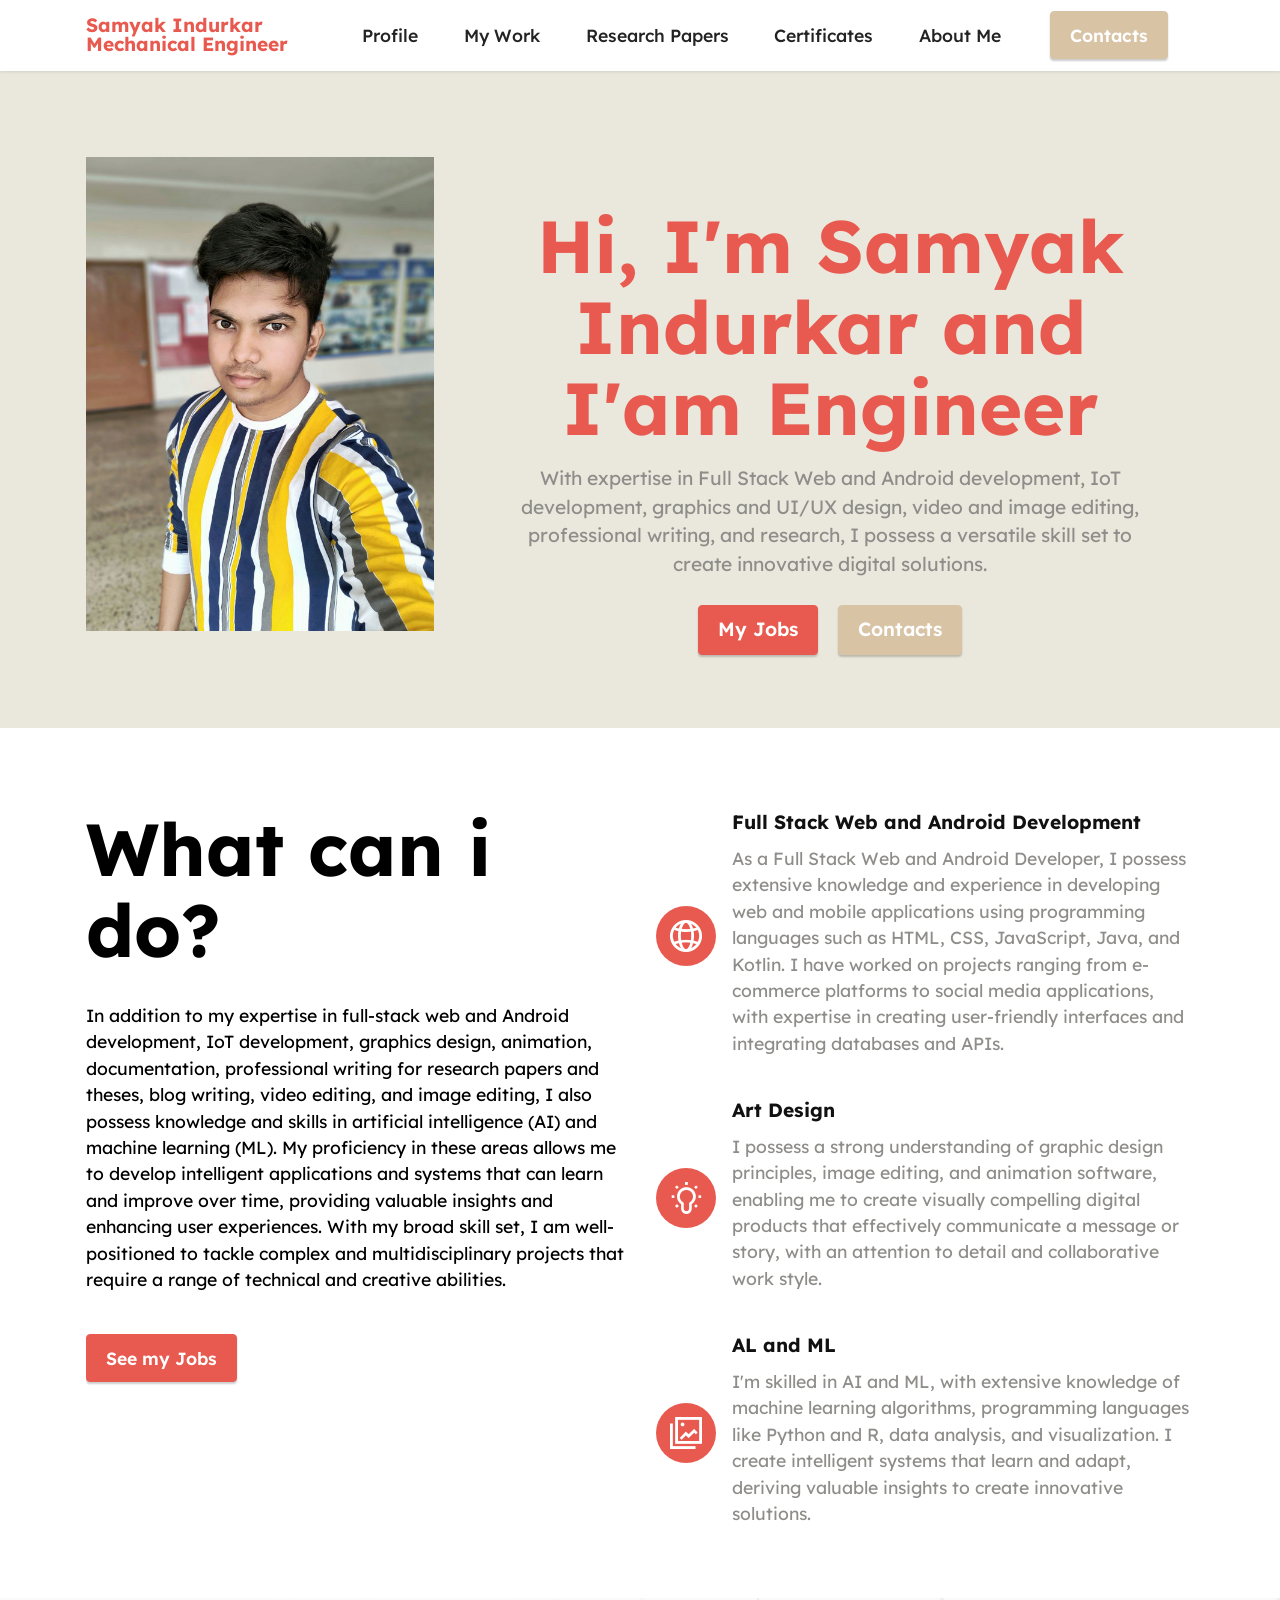
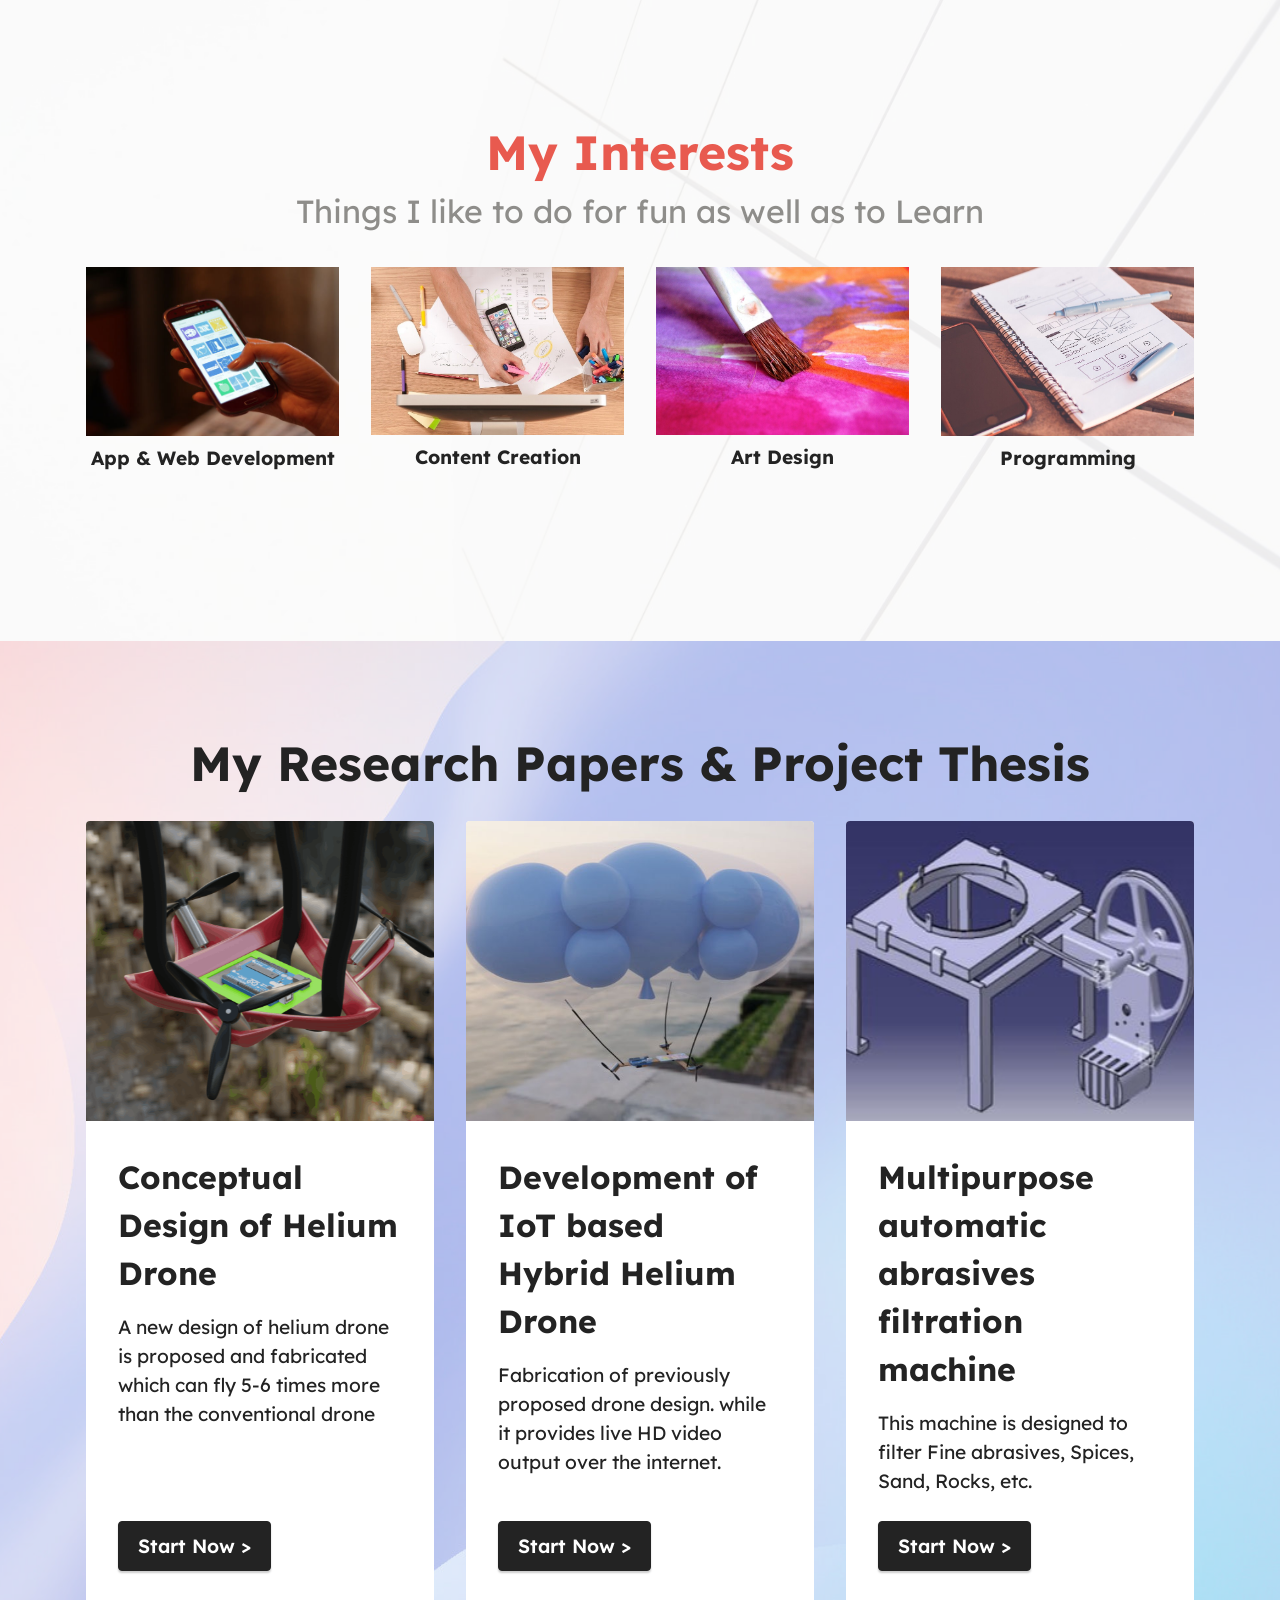
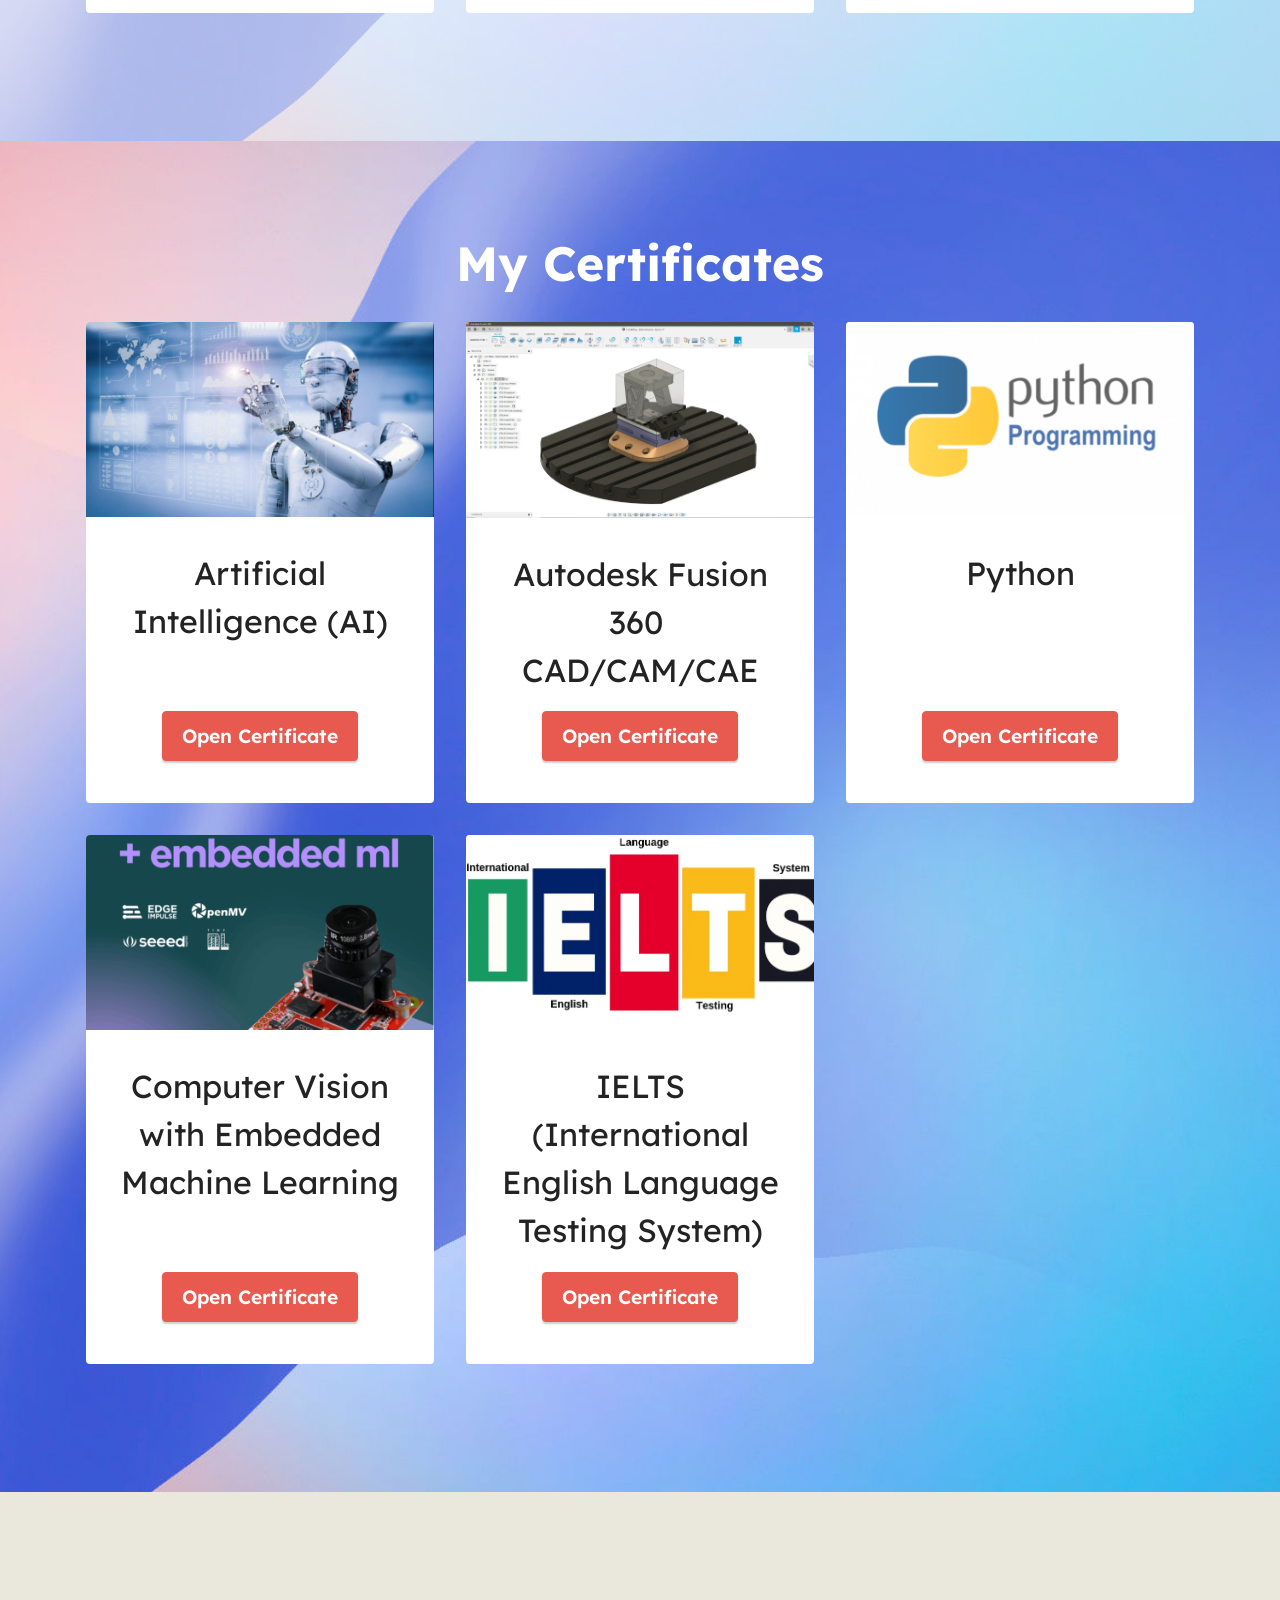
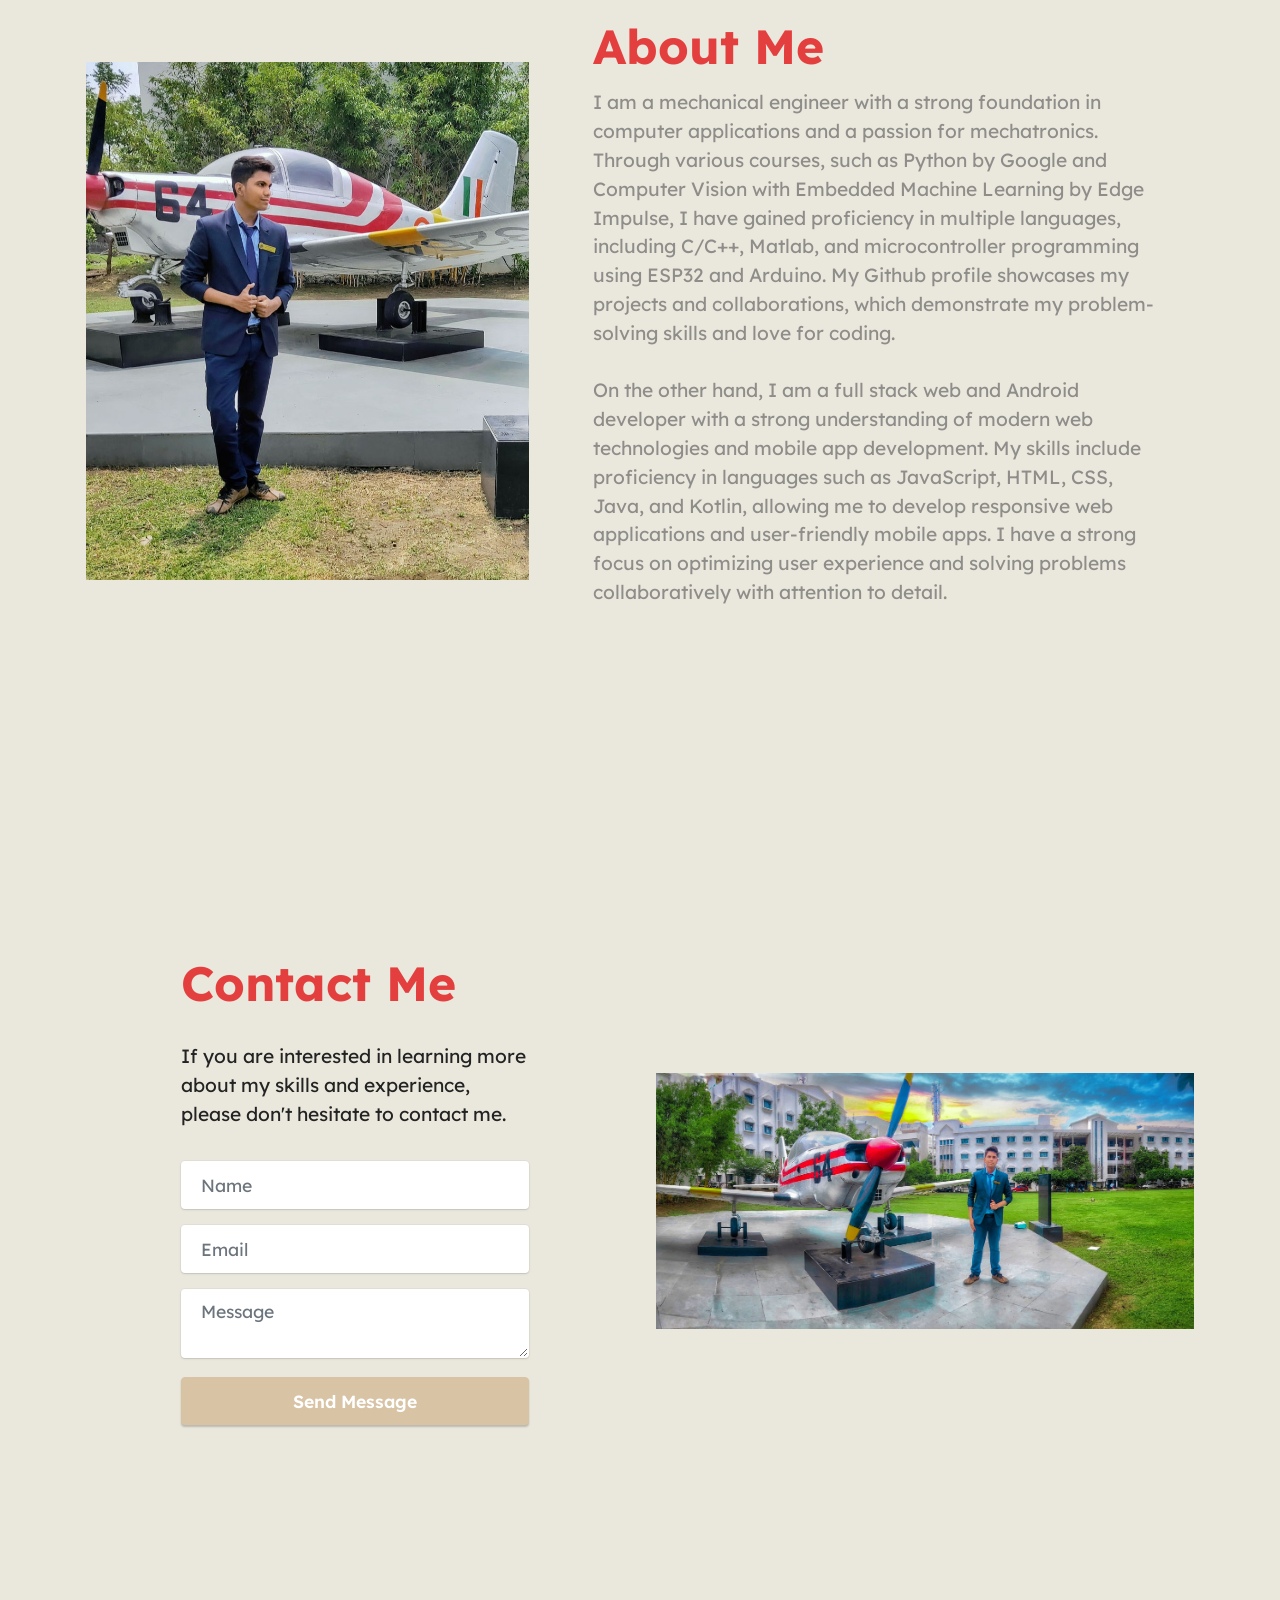
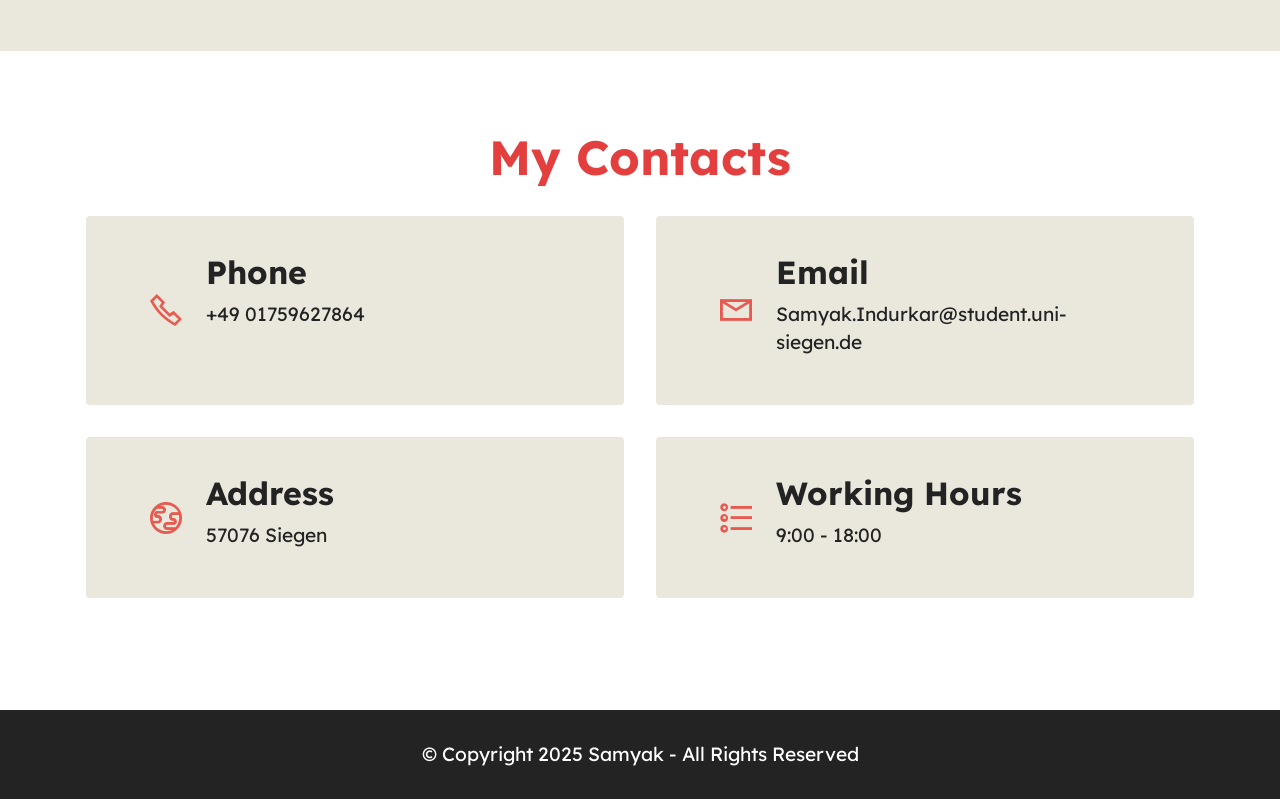
<file: index.html>
<!DOCTYPE html>
<html  >
<head>
  <!-- Site made with Mobirise Website Builder v5.9.6, https://mobirise.com -->
  <meta charset="UTF-8">
  <meta http-equiv="X-UA-Compatible" content="IE=edge">
  <meta name="generator" content="Mobirise v5.9.6, mobirise.com">
  <meta name="viewport" content="width=device-width, initial-scale=1, minimum-scale=1">
  <link rel="shortcut icon" href="assets/images/logo-of-a-minimalist-yarn-removebg-preview-128x128.png" type="image/x-icon">
  <meta name="description" content="Welcome to my portfolio website! I am Samyak Indurkar, a mechanical engineer and full-stack developer with a passion for innovation and problem-solving. On this website, you can explore my diverse skill set and check out some of the exciting projects I have worked on. From mechatronics to web and mobile app development, I bring a unique perspective and skill set to every project I undertake.

You can learn more about my educational and professional background, as well as my practical experience in fields such as fabrication and computer maintenance. Through my work in the engineering field and my continued pursuit of education, I am always looking for new ways to apply my skills and contribute to the community.

So take a look around, explore my projects, and feel free to reach out to me with any questions or opportunities for collaboration. Thank you for visiting my portfolio website!">
  
  
  <title>Breaking Boundaries: The Intersection of Engineering and Coding in Samyak Indurkar's Portfolio</title>
  <link rel="stylesheet" href="assets/web/assets/mobirise-icons2/mobirise2.css">
  <link rel="stylesheet" href="assets/bootstrap/css/bootstrap.min.css">
  <link rel="stylesheet" href="assets/bootstrap/css/bootstrap-grid.min.css">
  <link rel="stylesheet" href="assets/bootstrap/css/bootstrap-reboot.min.css">
  <link rel="stylesheet" href="assets/parallax/jarallax.css">
  <link rel="stylesheet" href="assets/dropdown/css/style.css">
  <link rel="stylesheet" href="assets/socicon/css/styles.css">
  <link rel="stylesheet" href="assets/theme/css/style.css">
  <link rel="preload" href="https://fonts.googleapis.com/css?family=Lexend:100,200,300,400,500,600,700,800,900&display=swap" as="style" onload="this.onload=null;this.rel='stylesheet'">
  <noscript><link rel="stylesheet" href="https://fonts.googleapis.com/css?family=Lexend:100,200,300,400,500,600,700,800,900&display=swap"></noscript>
  <link rel="preload" as="style" href="assets/mobirise/css/mbr-additional.css"><link rel="stylesheet" href="assets/mobirise/css/mbr-additional.css" type="text/css">

  
  
  
</head>
<body>
  
  <section data-bs-version="5.1" class="menu menu2 cid-sFF0ciwnEL" once="menu" id="menu2-0">
    
    <nav class="navbar navbar-dropdown navbar-fixed-top navbar-expand-lg">
        <div class="container">
            <div class="navbar-brand">
                
                <span class="navbar-caption-wrap"><a class="navbar-caption text-primary display-7" href="https://github.com/Samyak404/MyBio" target="_blank">Samyak Indurkar<br>Mechanical Engineer</a></span>
            </div>
            <button class="navbar-toggler" type="button" data-toggle="collapse" data-bs-toggle="collapse" data-target="#navbarSupportedContent" data-bs-target="#navbarSupportedContent" aria-controls="navbarNavAltMarkup" aria-expanded="false" aria-label="Toggle navigation">
                <div class="hamburger">
                    <span></span>
                    <span></span>
                    <span></span>
                    <span></span>
                </div>
            </button>
            <div class="collapse navbar-collapse" id="navbarSupportedContent">
                <ul class="navbar-nav nav-dropdown" data-app-modern-menu="true"><li class="nav-item"><a class="nav-link link text-black text-primary display-4" href="#top">Profile</a></li><li class="nav-item"><a class="nav-link link text-black text-primary display-4" href="index.html#gallery5-3">My Work</a></li>
                    <li class="nav-item"><a class="nav-link link text-black text-primary display-4" href="index.html#features4-5">Research Papers</a></li><li class="nav-item"><a class="nav-link link text-black text-primary display-4" href="index.html#gallery2-4">Certificates</a></li><li class="nav-item"><a class="nav-link link text-black text-primary display-4" href="index.html#image1-b">About Me</a></li></ul>
                
                <div class="navbar-buttons mbr-section-btn"><a class="btn btn-secondary display-4" href="index.html#form4-6">
                        Contacts</a></div>
            </div>
        </div>
    </nav>
</section>

<section data-bs-version="5.1" class="header11 cid-sFF0SGinka" id="header11-1">

    

    

    <div class="container">
        <div class="row justify-content-center">
            <div class="col-12 col-md-4 image-wrapper">
                <img class="w-100" src="assets/images/img-20201221-145106-01-1-579x790.jpg" alt="Mobirise Website Builder">
            </div>
            <div class="col-12 col-md">
                <div class="text-wrapper text-center">
                    <h1 class="mbr-section-title mbr-fonts-style mb-3 display-1">
                        <strong>
</strong><div><strong><br></strong></div><div><strong>Hi, I'm Samyak Indurkar and I'am Engineer</strong></div></h1>
                    <p class="mbr-text mbr-fonts-style display-7">With expertise in Full Stack Web and Android development, IoT development, graphics and UI/UX design, video and image editing, professional writing, and research, I possess a versatile skill set to create innovative digital solutions.</p>
                    <div class="mbr-section-btn mt-3"><a class="btn btn-primary display-7" href="index.html#gallery5-3">My Jobs</a> <a class="btn btn-secondary display-7" href="index.html#form4-6">Contacts</a></div>
                </div>
            </div>
        </div>
    </div>
</section>

<section data-bs-version="5.1" class="features12 cid-sFF3eJNZDT" id="features13-2">

    
    
    <div class="container">
        <div class="row justify-content-center">
            <div class="col-12 col-lg-6">
                <div class="card-wrapper">
                    <div class="card-box align-left">
                        <h4 class="card-title mbr-fonts-style mb-4 display-1"><strong>What can i do?</strong></h4>
                        <p class="mbr-text mbr-fonts-style mb-4 display-4">
                            In addition to my expertise in full-stack web and Android development, IoT development, graphics design, animation, documentation, professional writing for research papers and theses, blog writing, video editing, and image editing, I also possess knowledge and skills in artificial intelligence (AI) and machine learning (ML). My proficiency in these areas allows me to develop intelligent applications and systems that can learn and improve over time, providing valuable insights and enhancing user experiences. With my broad skill set, I am well-positioned to tackle complex and multidisciplinary projects that require a range of technical and creative abilities.</p>
                        <div class="mbr-section-btn"><a class="btn btn-primary display-4">See my Jobs</a></div>
                    </div>
                </div>
            </div>
            <div class="col-12 col-lg-6">
                <div class="item mbr-flex">
                    <div class="icon-box">
                        <span class="mbr-iconfont mobi-mbri-globe-2 mobi-mbri"></span>
                    </div>
                    <div class="text-box">
                        <h4 class="icon-title mbr-black mbr-fonts-style display-7">
                            <strong>Full Stack Web and Android&nbsp;</strong><span style="font-size: 19.2px;"><strong>Development</strong></span></h4>
                        <h5 class="icon-text mbr-black mbr-fonts-style display-4">As a Full Stack Web and Android Developer, I possess extensive knowledge and experience in developing web and mobile applications using programming languages such as HTML, CSS, JavaScript, Java, and Kotlin. I have worked on projects ranging from e-commerce platforms to social media applications, with expertise in creating user-friendly interfaces and integrating databases and APIs.</h5>
                    </div>
                </div>
                <div class="item mbr-flex">
                    <div class="icon-box">
                        <span class="mbr-iconfont mobi-mbri-idea mobi-mbri"></span>
                    </div>
                    <div class="text-box">
                        <h4 class="icon-title mbr-black mbr-fonts-style display-7">
                            <strong>Art Design</strong></h4>
                        <h5 class="icon-text mbr-black mbr-fonts-style display-4">I possess a strong understanding of graphic design principles, image editing, and animation software, enabling me to create visually compelling digital products that effectively communicate a message or story, with an attention to detail and collaborative work style.</h5>
                    </div>
                </div>
                <div class="item mbr-flex">
                    <div class="icon-box">
                        <span class="mbr-iconfont mobi-mbri-photo mobi-mbri"></span>
                    </div>
                    <div class="text-box">
                        <h4 class="icon-title mbr-black mbr-fonts-style display-7"><strong>AL and ML</strong></h4>
                        <h5 class="icon-text mbr-black mbr-fonts-style display-4">I'm skilled in AI and ML, with extensive knowledge of machine learning algorithms, programming languages like Python and R, data analysis, and visualization. I create intelligent systems that learn and adapt, deriving valuable insights to create innovative solutions.</h5>
                    </div>
                </div>
            </div>
        </div>
    </div>
</section>

<section data-bs-version="5.1" class="gallery5 mbr-gallery cid-sFF3kfZheU" id="gallery5-3">
    

    <div class="mbr-overlay" style="opacity: 0.8; background-color: rgb(250, 250, 250);">
    </div>

    <div class="container">
        <div class="mbr-section-head">
            <h3 class="mbr-section-title mbr-fonts-style align-center m-0 display-2"><strong>My Interests</strong></h3>
            <h4 class="mbr-section-subtitle mbr-fonts-style align-center mb-0 mt-2 display-5">Things I like to do for fun as well as to Learn</h4>
        </div>
        <div class="row mbr-gallery mt-4">
            
            
            <div class="col-12 col-md-6 col-lg-3 item gallery-image active">
                <div class="item-wrapper" data-toggle="modal" data-bs-toggle="modal" data-target="#tSQtxQTFNX-modal" data-bs-target="#tSQtxQTFNX-modal">
                    <img class="w-100" src="assets/images/mbr-596x397.jpg" alt="Mobirise Website Builder" data-slide-to="0" data-bs-slide-to="0" data-target="#lb-tSQtxQTFNX" data-bs-target="#lb-tSQtxQTFNX">
                    <div class="icon-wrapper">
                        <span class="mobi-mbri mobi-mbri-search mbr-iconfont mbr-iconfont-btn"></span>
                    </div>
                </div>
                <h6 class="mbr-item-subtitle mbr-fonts-style align-center mb-2 mt-2 display-7"><strong>App &amp; Web Development</strong></h6>
            </div><div class="col-12 col-md-6 col-lg-3 item gallery-image">
                <div class="item-wrapper" data-toggle="modal" data-bs-toggle="modal" data-target="#tSQtxQTFNX-modal" data-bs-target="#tSQtxQTFNX-modal">
                    <img class="w-100" src="assets/images/mbr-4.jpg" alt="Mobirise Website Builder" data-slide-to="1" data-bs-slide-to="1" data-target="#lb-tSQtxQTFNX" data-bs-target="#lb-tSQtxQTFNX">
                    <div class="icon-wrapper">
                        <span class="mobi-mbri mobi-mbri-search mbr-iconfont mbr-iconfont-btn"></span>
                    </div>
                </div>
                <h6 class="mbr-item-subtitle mbr-fonts-style align-center mb-2 mt-2 display-7"><strong>Content Creation</strong></h6>
            </div>
            <div class="col-12 col-md-6 col-lg-3 item gallery-image">
                <div class="item-wrapper" data-toggle="modal" data-bs-toggle="modal" data-target="#tSQtxQTFNX-modal" data-bs-target="#tSQtxQTFNX-modal">
                    <img class="w-100" src="assets/images/mbr-6.jpg" alt="Mobirise Website Builder" data-slide-to="2" data-bs-slide-to="2" data-target="#lb-tSQtxQTFNX" data-bs-target="#lb-tSQtxQTFNX">
                    <div class="icon-wrapper">
                        <span class="mobi-mbri mobi-mbri-search mbr-iconfont mbr-iconfont-btn"></span>
                    </div>
                </div>
                <h6 class="mbr-item-subtitle mbr-fonts-style align-center mb-2 mt-2 display-7"><strong>Art Design</strong></h6>
            </div><div class="col-12 col-md-6 col-lg-3 item gallery-image">
                <div class="item-wrapper" data-toggle="modal" data-bs-toggle="modal" data-target="#tSQtxQTFNX-modal" data-bs-target="#tSQtxQTFNX-modal">
                    <img class="w-100" src="assets/images/mbr-3.jpg" alt="Mobirise Website Builder" data-slide-to="3" data-bs-slide-to="3" data-target="#lb-tSQtxQTFNX" data-bs-target="#lb-tSQtxQTFNX">
                    <div class="icon-wrapper">
                        <span class="mobi-mbri mobi-mbri-search mbr-iconfont mbr-iconfont-btn"></span>
                    </div>
                </div>
                <h6 class="mbr-item-subtitle mbr-fonts-style align-center mb-2 mt-2 display-7"><strong>Programming</strong></h6>
            </div>
        </div>

        <div class="modal mbr-slider" tabindex="-1" role="dialog" aria-hidden="true" id="tSQtxQTFNX-modal">
            <div class="modal-dialog" role="document">
                <div class="modal-content">
                    <div class="modal-body">
                        <div class="carousel slide" id="lb-tSQtxQTFNX" data-interval="5000" data-bs-interval="5000">
                            <div class="carousel-inner">
                                
                                
                                <div class="carousel-item active">
                                    <img class="d-block w-100" src="assets/images/mbr-596x397.jpg" alt="Mobirise Website Builder">
                                </div><div class="carousel-item">
                                    <img class="d-block w-100" src="assets/images/mbr-4.jpg" alt="Mobirise Website Builder">
                                </div>
                                <div class="carousel-item">
                                    <img class="d-block w-100" src="assets/images/mbr-6.jpg" alt="Mobirise Website Builder">
                                </div><div class="carousel-item">
                                    <img class="d-block w-100" src="assets/images/mbr-3.jpg" alt="Mobirise Website Builder">
                                </div>
                            </div>
                            <ol class="carousel-indicators">
                                <li data-slide-to="0" data-bs-slide-to="0" class="active" data-target="#lb-tSQtxQTFNX" data-bs-target="#lb-tSQtxQTFNX"></li>
                                <li data-slide-to="1" data-bs-slide-to="1" data-target="#lb-tSQtxQTFNX" data-bs-target="#lb-tSQtxQTFNX"></li>
                                <li data-slide-to="2" data-bs-slide-to="2" data-target="#lb-tSQtxQTFNX" data-bs-target="#lb-tSQtxQTFNX"></li>
                                <li data-slide-to="3" data-bs-slide-to="3" data-target="#lb-tSQtxQTFNX" data-bs-target="#lb-tSQtxQTFNX"></li>
                            </ol>
                            <a role="button" href="" class="close" data-dismiss="modal" data-bs-dismiss="modal" aria-label="Close">
                            </a>
                            <a class="carousel-control-prev carousel-control" role="button" data-slide="prev" data-bs-slide="prev" href="#lb-tSQtxQTFNX">
                                <span class="mobi-mbri mobi-mbri-arrow-prev" aria-hidden="true"></span>
                                <span class="sr-only visually-hidden">Previous</span>
                            </a>
                            <a class="carousel-control-next carousel-control" role="button" data-slide="next" data-bs-slide="next" href="#lb-tSQtxQTFNX">
                                <span class="mobi-mbri mobi-mbri-arrow-next" aria-hidden="true"></span>
                                <span class="sr-only visually-hidden">Next</span>
                            </a>
                        </div>
                    </div>
                </div>
            </div>
        </div>
    </div>
</section>

<section data-bs-version="5.1" class="features4 cid-tCJPVPnEXf" id="features4-5">
    
    <div class="mbr-overlay"></div>
    <div class="container">
        <div class="mbr-section-head">
            <h4 class="mbr-section-title mbr-fonts-style align-center mb-0 display-2">
                <strong>My Research Papers &amp; Project Thesis</strong></h4>
            
        </div>
        <div class="row mt-4">
            <div class="item features-image сol-12 col-md-6 col-lg-4">
                <div class="item-wrapper">
                    <div class="item-img">
                        <img src="assets/images/7-815x458.png" alt="Mobirise Website Builder" title="">
                    </div>
                    <div class="item-content">
                        <h5 class="item-title mbr-fonts-style display-5"><strong>Conceptual Design of Helium Drone</strong></h5>
                        
                        <p class="mbr-text mbr-fonts-style mt-3 display-7">A new design of helium drone is proposed and fabricated which can fly 5-6 times more than the conventional drone</p>
                    </div>
                    <div class="mbr-section-btn item-footer mt-2"><a href="https://www.irjmets.com/uploadedfiles/paper/issue_5_may_2022/24741/final/fin_irjmets1654146119.pdf" class="btn item-btn btn-black display-7" target="_blank">Start Now
                            &gt;</a></div>
                </div>
            </div>
            <div class="item features-image сol-12 col-md-6 col-lg-4">
                <div class="item-wrapper">
                    <div class="item-img">
                        <img src="assets/images/7-815x458.jpeg" alt="Mobirise Website Builder" title="">
                    </div>
                    <div class="item-content">
                        <h5 class="item-title mbr-fonts-style display-5"><strong>Development of IoT based Hybrid Helium Drone</strong></h5>
                        
                        <p class="mbr-text mbr-fonts-style mt-3 display-7">Fabrication of previously proposed drone design.&nbsp;while it provides live HD video output over the internet.</p>
                    </div>
                    <div class="mbr-section-btn item-footer mt-2"><a href="https://www.ijfmr.com/research-paper.php?id=1601" class="btn item-btn btn-black display-7" target="_blank">Start Now
                            &gt;</a></div>
                </div>
            </div>
            <div class="item features-image сol-12 col-md-6 col-lg-4">
                <div class="item-wrapper">
                    <div class="item-img">
                        <img src="assets/images/picture2-451x248.jpeg" alt="Mobirise Website Builder" title="">
                    </div>
                    <div class="item-content">
                        <h5 class="item-title mbr-fonts-style display-5"><strong>Multipurpose automatic abrasives filtration machine</strong></h5>
                        
                        <p class="mbr-text mbr-fonts-style mt-3 display-7">This machine is designed to filter Fine abrasives, Spices, Sand, Rocks, etc.<br></p>
                    </div>
                    <div class="mbr-section-btn item-footer mt-2"><a class="btn item-btn btn-black display-7">Start Now
                            &gt;</a></div>
                </div>
            </div>

        </div>
    </div>
</section>

<section data-bs-version="5.1" class="gallery2 cid-tCJEzLdZCN" id="gallery2-4">
    
    
    <div class="container">
        <div class="mbr-section-head">
            <h4 class="mbr-section-title mbr-fonts-style align-center mb-0 display-2"><strong>My Certificates</strong></h4>
            
        </div>
        <div class="row mt-4">
            <div class="item features-image сol-12 col-md-6 col-lg-4 active">
                <div class="item-wrapper">
                    <div class="item-img">
                        <img src="assets/images/the-amazing-ways-artificial-intelligence-ai-can-now-detect-dangers-at-work-815x543.jpeg" alt="Mobirise Website Builder" data-slide-to="0" data-bs-slide-to="0">
                    </div>
                    <div class="item-content">
                        <h5 class="item-title mbr-fonts-style display-5">Artificial Intelligence (AI)</h5>
                        
                        
                    </div>
                    <div class="mbr-section-btn item-footer mt-2"><a href="https://www.coursera.org/account/accomplishments/verify/92ALD6KT6ZTK" class="btn btn-primary item-btn display-7" target="_blank">Open Certificate</a></div>
                </div>
            </div>
            
            <div class="item features-image сol-12 col-md-6 col-lg-4">
                <div class="item-wrapper">
                    <div class="item-img">
                        <img src="assets/images/setup-image-1536x833.png-1.webp" alt="Mobirise Website Builder" data-slide-to="1" data-bs-slide-to="1">
                    </div>
                    <div class="item-content">
                        <h5 class="item-title mbr-fonts-style display-5">Autodesk Fusion 360&nbsp; CAD/CAM/CAE</h5>
                        
                        
                    </div>
                    <div class="mbr-section-btn item-footer mt-2"><a href="https://www.coursera.org/account/accomplishments/verify/JV56XYBWQQKQ" class="btn btn-primary item-btn display-7" target="_blank">Open Certificate</a></div>
                </div>
            </div><div class="item features-image сol-12 col-md-6 col-lg-4">
                <div class="item-wrapper">
                    <div class="item-img">
                        <img src="assets/images/d1326ca6cca8038cd115a061b4e2b3bc-815x417.png" alt="Mobirise Website Builder" data-slide-to="2" data-bs-slide-to="2">
                    </div>
                    <div class="item-content">
                        <h5 class="item-title mbr-fonts-style display-5">Python</h5>
                        
                        
                    </div>
                    <div class="mbr-section-btn item-footer mt-2"><a href="https://www.coursera.org/account/accomplishments/verify/KBP2KDNTLUR5" class="btn btn-primary item-btn display-7" target="_blank">Open Certificate</a></div>
                </div>
            </div><div class="item features-image сol-12 col-md-6 col-lg-4">
                <div class="item-wrapper">
                    <div class="item-img">
                        <img src="assets/images/02070ae0f7e5-815x489.png" alt="Mobirise Website Builder" title="" data-slide-to="3" data-bs-slide-to="3">
                    </div>
                    <div class="item-content">
                        <h5 class="item-title mbr-fonts-style display-5">Computer Vision with Embedded Machine Learning</h5>
                        
                        
                    </div>
                    <div class="mbr-section-btn item-footer mt-2"><a href="https://www.coursera.org/account/accomplishments/verify/PDV36PPEUZS2" class="btn btn-primary item-btn display-7" target="_blank">Open Certificate</a></div>
                </div>
            </div><div class="item features-image сol-12 col-md-6 col-lg-4">
                <div class="item-wrapper">
                    <div class="item-img">
                        <img src="assets/images/content-mechanics-of-the-ielts-exam.webp" alt="Mobirise Website Builder" title="" data-slide-to="4" data-bs-slide-to="4">
                    </div>
                    <div class="item-content">
                        <h5 class="item-title mbr-fonts-style display-5">IELTS<br>(International English Language Testing System)</h5>
                        
                        
                    </div>
                    <div class="mbr-section-btn item-footer mt-2"><a href="assets/files/IELTS-TRF.pdf" class="btn btn-primary item-btn display-7" target="_blank">Open Certificate</a></div>
                </div>
            </div>
            
        </div>
    </div>
</section>

<section data-bs-version="5.1" class="image1 cid-sFF75ZhH2d" id="image1-b">
    

    

    <div class="container">
        <div class="row align-items-center">
            <div class="col-12 col-lg-5">
                <div class="image-wrapper">
                    <img src="assets/images/img-20210124-122326-1256x1675.jpeg" alt="Mobirise Website Builder">
                    
                </div>
            </div>
            <div class="col-12 col-lg">
                <div class="text-wrapper">
                    <h3 class="mbr-section-title mbr-fonts-style mb-3 display-2">
                        <strong>About Me</strong></h3>
                    <p class="mbr-text mbr-fonts-style display-7">I am a mechanical engineer with a strong foundation in computer applications and a passion for mechatronics. Through various courses, such as Python by Google and Computer Vision with Embedded Machine Learning by Edge Impulse, I have gained proficiency in multiple languages, including C/C++, Matlab, and microcontroller programming using ESP32 and Arduino. My Github profile showcases my projects and collaborations, which demonstrate my problem-solving skills and love for coding.
<br>
<br>On the other hand, I am a full stack web and Android developer with a strong understanding of modern web technologies and mobile app development. My skills include proficiency in languages such as JavaScript, HTML, CSS, Java, and Kotlin, allowing me to develop responsive web applications and user-friendly mobile apps. I have a strong focus on optimizing user experience and solving problems collaboratively with attention to detail.</p>
                </div>
            </div>
        </div>
    </div>
</section>

<section data-bs-version="5.1" class="form4 cid-sFF3qL4anb mbr-fullscreen" id="form4-6">

    

    

    <div class="container">
        <div class="row content-wrapper justify-content-center">
            <div class="col-lg-4 offset-lg-1 mbr-form" data-form-type="formoid">
<!--Formbuilder Form-->
<form action="https://mobirise.eu/" method="POST" class="mbr-form form-with-styler" data-form-title="Form Name"><input type="hidden" name="email" data-form-email="true" value="P2thmRKbMqlvpit+/DdYcpGIxXTqQCACHGyR4j69rJtkvGehcqws7q2E2jF3zBJaFmLaTmVJOdLGFE0gSohuiaS3rqFH3LeO4upZJmXWQ9UMQs6TKJjEkKR2bka3bhdL">
<div class="row">
<div hidden="hidden" data-form-alert="" class="alert alert-success col-12">Thanks for filling out the form!</div>
<div hidden="hidden" data-form-alert-danger="" class="alert alert-danger col-12">Oops...! some problem!</div>
</div>
<div class="dragArea row">
<div class="col-lg-12 col-md-12 col-sm-12">
<h1 class="mbr-section-title mb-4 display-2"><strong>Contact Me</strong></h1>
</div>
<div class="col-lg-12 col-md-12 col-sm-12">
<p class="mbr-text mbr-fonts-style mb-4 display-7"> If you are interested in learning more about my skills and experience, please don't hesitate to contact me.</p>
</div>
<div data-for="name" class="col-lg-12 col-md col-12 form-group mb-3">
<input type="text" name="name" placeholder="Name" data-form-field="name" class="form-control display-7" value="" id="name-form4-6">
</div>
<div data-for="email" class="col-lg-12 col-md col-12 form-group mb-3">
<input type="email" name="email" placeholder="Email" data-form-field="email" class="form-control display-7" value="" id="email-form4-6">
</div>
<div class="col-lg-12 col-md-12 col-sm-12 form-group" data-for="textarea">
<textarea name="textarea" placeholder="Message" data-form-field="textarea" class="form-control display-7" id="textarea-form4-6"></textarea>
</div>
<div class="col-12 col-md-auto mbr-section-btn"><button type="submit" class="btn btn-secondary display-4">Send Message</button></div>
</div>
</form><!--Formbuilder Form-->
</div>
            <div class="col-lg-6 offset-lg-1 col-12">
                <div class="image-wrapper">
                    <img class="w-100" src="assets/images/lrm-export-292193693388480-20191015-012300458-1-1256x597.jpg" alt="Mobirise Website Builder">
                </div>
            </div>
        </div>
    </div>
</section>

<section data-bs-version="5.1" class="contacts2 cid-sFF3B84VW8" id="contacts2-8">
    <!---->
    
    
    <div class="container">
        <div class="mbr-section-head">
            <h3 class="mbr-section-title mbr-fonts-style align-center mb-0 display-2">
                <strong>My Contacts</strong>
            </h3>
            
        </div>
        <div class="row justify-content-center mt-4">
            <div class="card col-12 col-md-6">
                <div class="card-wrapper">
                    <div class="image-wrapper">
                        <span class="mbr-iconfont mobi-mbri-phone mobi-mbri"></span>
                    </div>
                    <div class="text-wrapper">
                        <h6 class="card-title mbr-fonts-style mb-1 display-5">
                            <strong>Phone</strong>
                        </h6>
                        <p class="mbr-text mbr-fonts-style display-7">+49 01759627864</p>
                    </div>
                </div>
            </div>
            <div class="card col-12 col-md-6">
                <div class="card-wrapper">
                    <div class="image-wrapper">
                        <span class="mbr-iconfont mobi-mbri-letter mobi-mbri"></span>
                    </div>
                    <div class="text-wrapper">
                        <h6 class="card-title mbr-fonts-style mb-1 display-5">
                            <strong>Email</strong>
                        </h6>
                        <p class="mbr-text mbr-fonts-style display-7">Samyak.Indurkar@student.uni-siegen.de</p>
                    </div>
                </div>
            </div>
            <div class="card col-12 col-md-6">
                <div class="card-wrapper">
                    <div class="image-wrapper">
                        <span class="mbr-iconfont mobi-mbri-globe mobi-mbri"></span>
                    </div>
                    <div class="text-wrapper">
                        <h6 class="card-title mbr-fonts-style mb-1 display-5">
                            <strong>Address</strong>
                        </h6>
                        <p class="mbr-text mbr-fonts-style display-7">
                            57076 Siegen</p>
                    </div>
                </div>
            </div>
            <div class="card col-12 col-md-6">
                <div class="card-wrapper">
                    <div class="image-wrapper">
                        <span class="mbr-iconfont mobi-mbri-bulleted-list mobi-mbri"></span>
                    </div>
                    <div class="text-wrapper">
                        <h6 class="card-title mbr-fonts-style mb-1 display-5">
                            <strong>Working Hours</strong>
                        </h6>
                        <p class="mbr-text mbr-fonts-style display-7">
                            9:00 - 18:00
                        </p>
                    </div>
                </div>
            </div>
        </div>
    </div>
</section>

<section data-bs-version="5.1" class="footer7 cid-sFF3CYc3p7" once="footers" id="footer7-9">

    

    

    <div class="container">
        <div class="media-container-row align-center mbr-white">
            <div class="col-12">
                <p class="mbr-text mb-0 mbr-fonts-style display-7">
                    © Copyright 2025 Samyak - All Rights Reserved
                </p>
            </div>
        </div>
    </div>
  
</body>
</html>
</file>
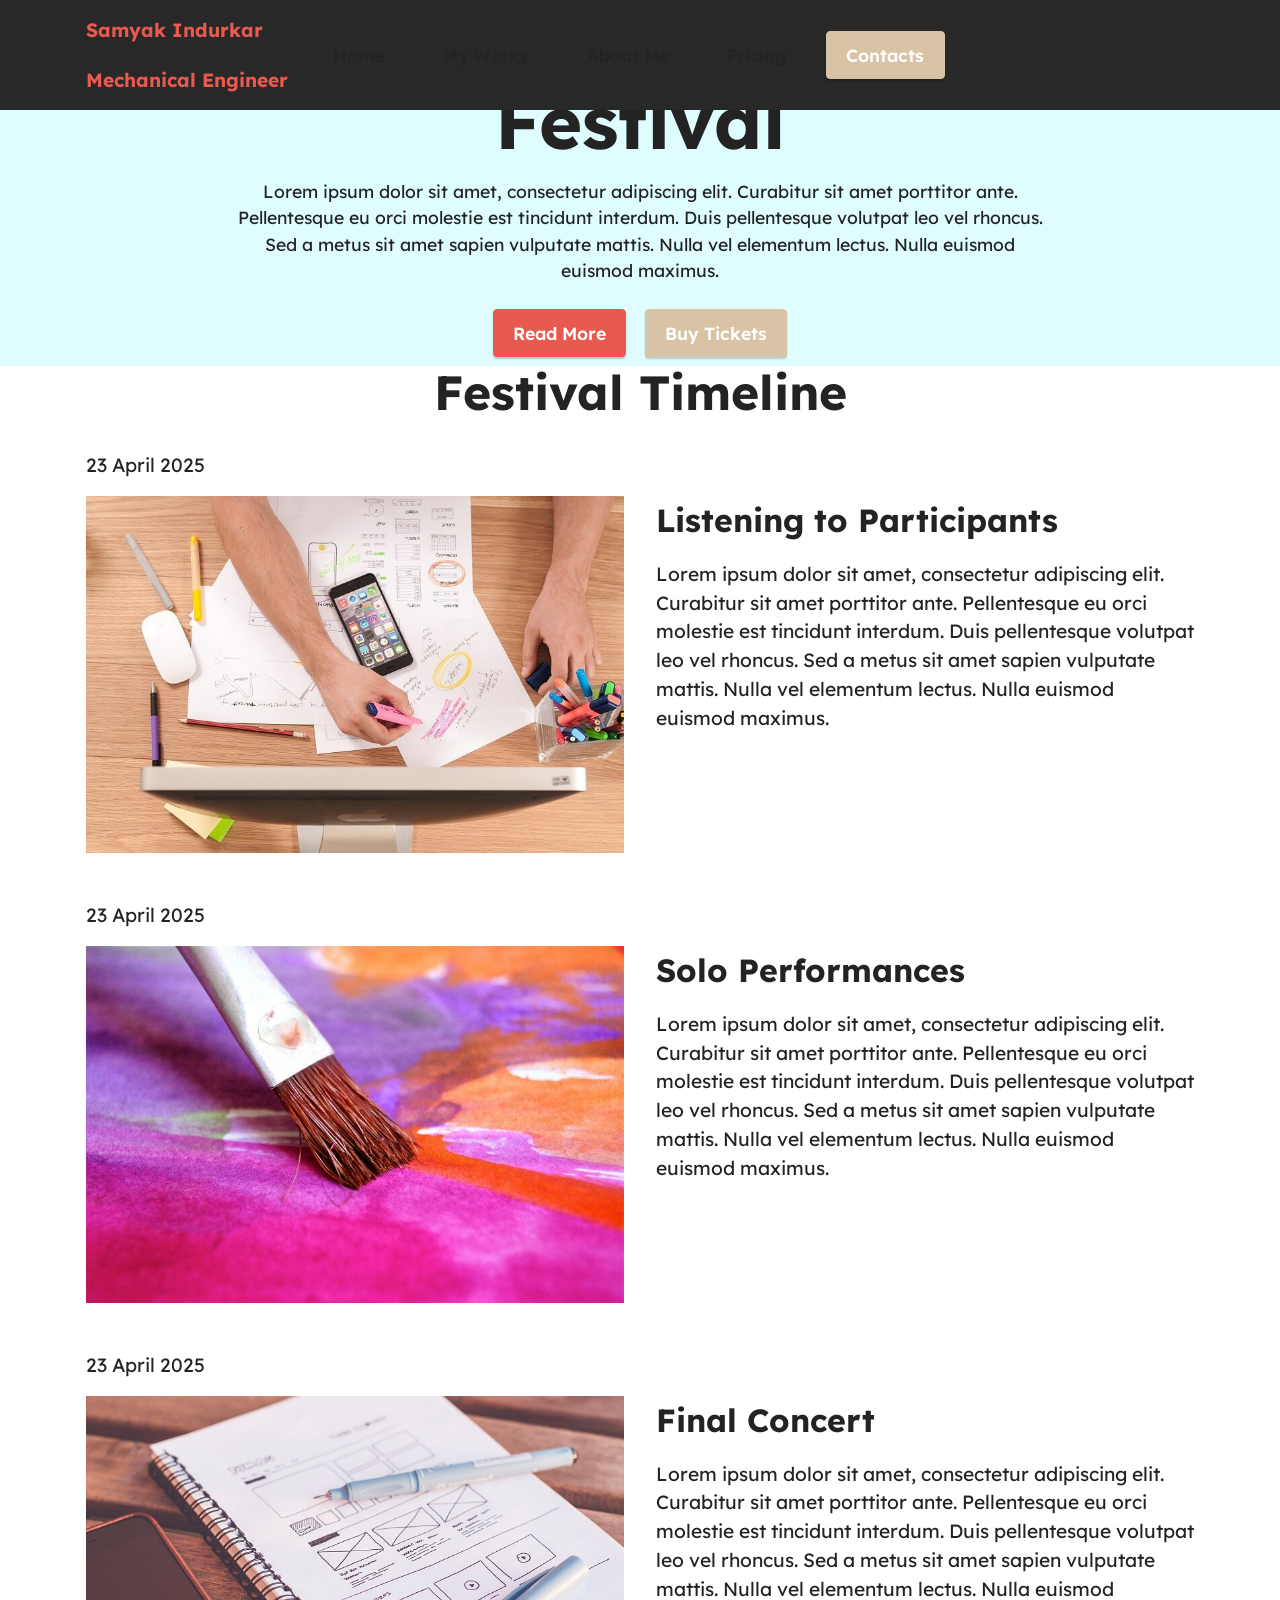
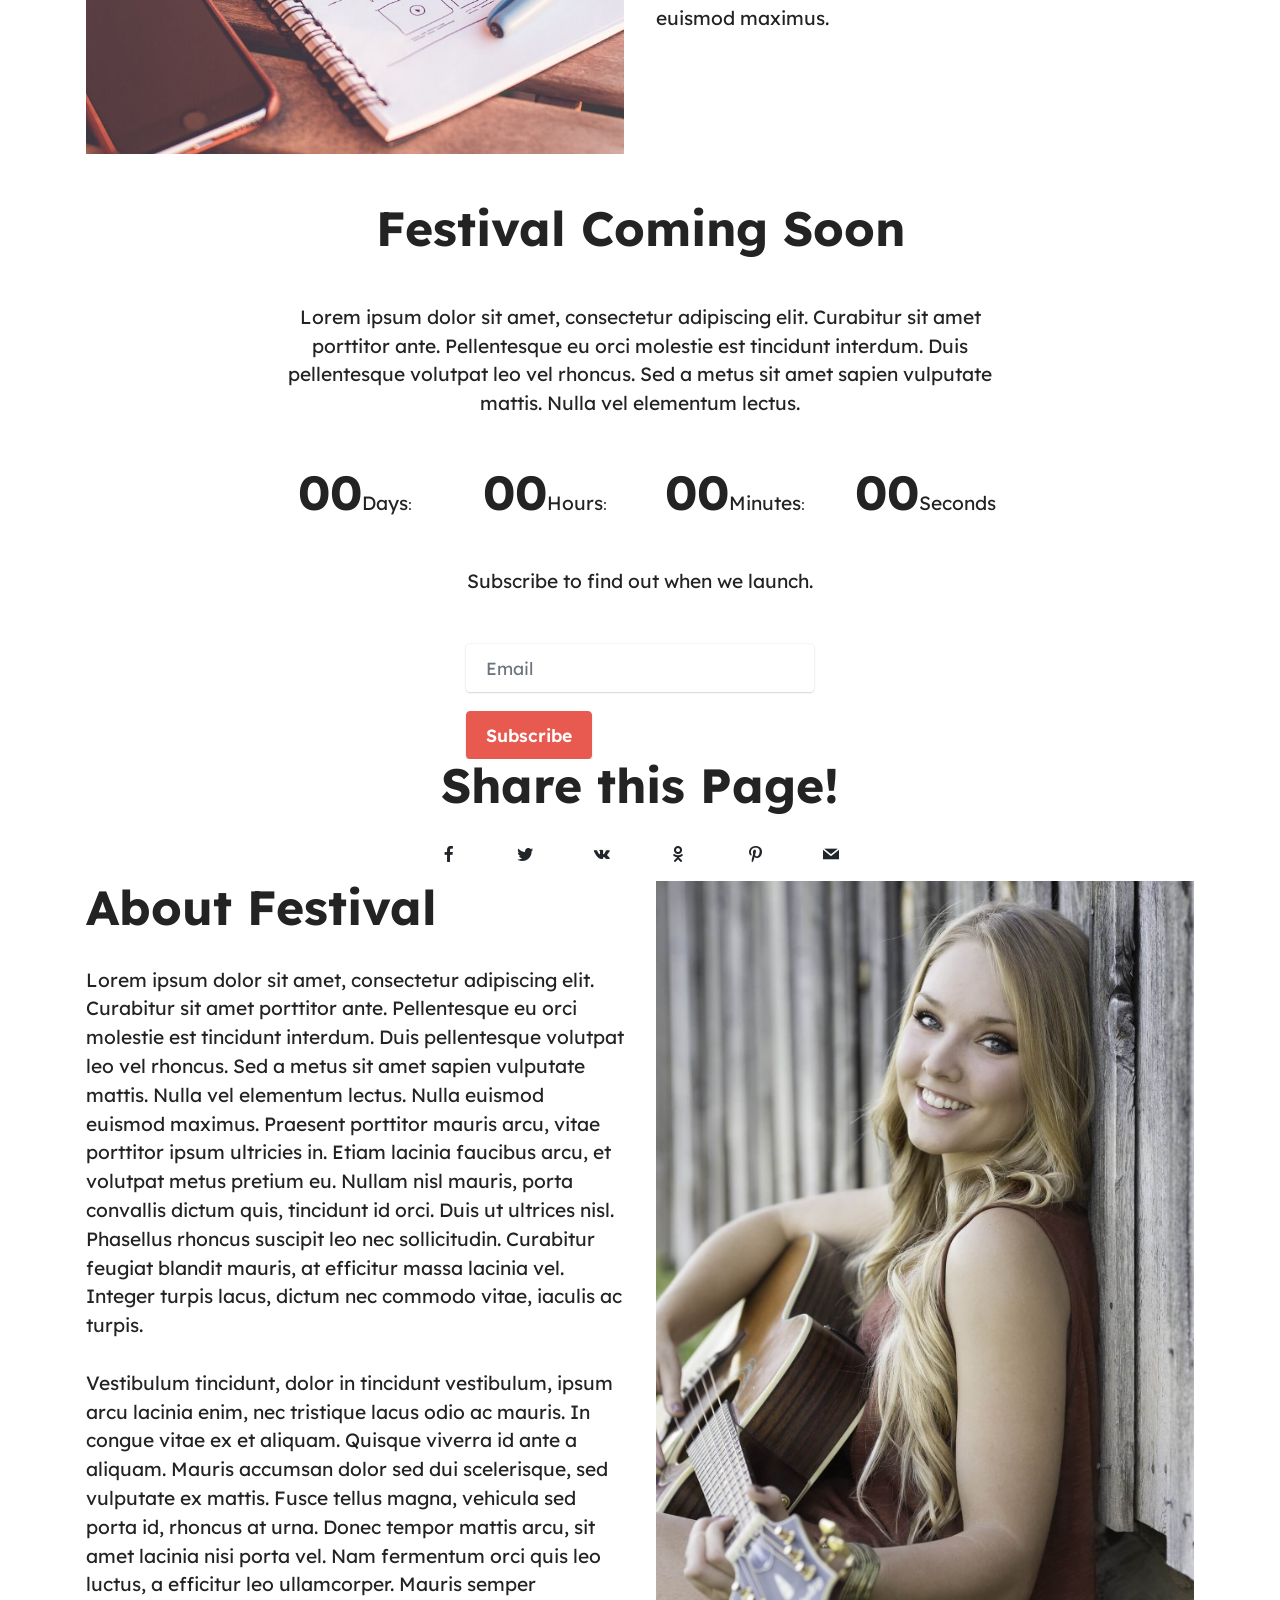
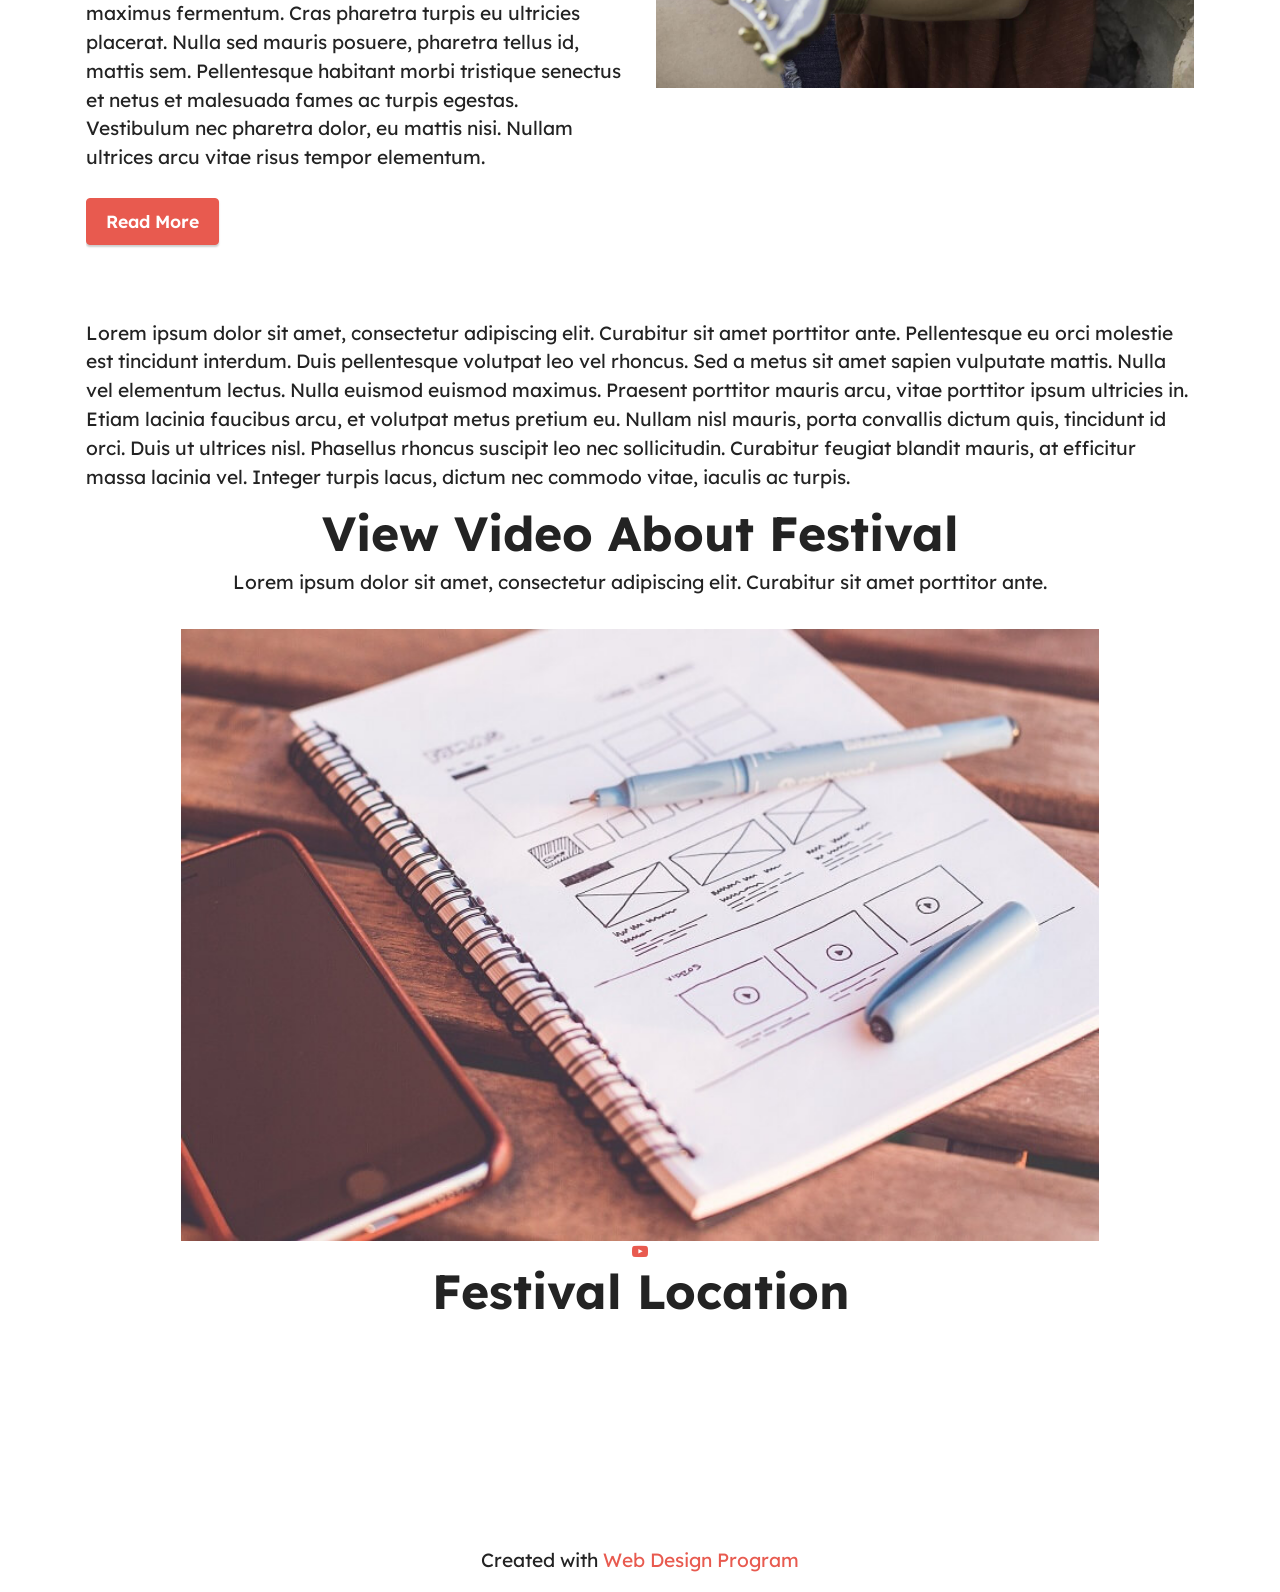
<file: page1.html>
<!DOCTYPE html>
<html  >
<head>
  <!-- Site made with Mobirise Website Builder v5.8.6, https://mobirise.com -->
  <meta charset="UTF-8">
  <meta http-equiv="X-UA-Compatible" content="IE=edge">
  <meta name="generator" content="Mobirise v5.8.6, mobirise.com">
  <meta name="viewport" content="width=device-width, initial-scale=1, minimum-scale=1">
  <link rel="shortcut icon" href="assets/images/logo.png" type="image/x-icon">
  <meta name="description" content="">
  
  
  <title>testing 1</title>
  <link rel="stylesheet" href="assets/web/assets/mobirise-icons2/mobirise2.css">
  <link rel="stylesheet" href="assets/bootstrap/css/bootstrap.min.css">
  <link rel="stylesheet" href="assets/bootstrap/css/bootstrap-grid.min.css">
  <link rel="stylesheet" href="assets/bootstrap/css/bootstrap-reboot.min.css">
  <link rel="stylesheet" href="assets/dropdown/css/style.css">
  <link rel="stylesheet" href="assets/socicon/css/styles.css">
  <link rel="stylesheet" href="assets/theme/css/style.css">
  <link rel="preload" href="https://fonts.googleapis.com/css?family=Lexend:100,200,300,400,500,600,700,800,900&display=swap" as="style" onload="this.onload=null;this.rel='stylesheet'">
  <noscript><link rel="stylesheet" href="https://fonts.googleapis.com/css?family=Lexend:100,200,300,400,500,600,700,800,900&display=swap"></noscript>
  <link rel="preload" as="style" href="assets/mobirise/css/mbr-additional.css"><link rel="stylesheet" href="assets/mobirise/css/mbr-additional.css" type="text/css">

  
  
  
</head>
<body>
  
  <section data-bs-version="5.1" class="menu menu2 cid-sFHpMqcXGj" once="menu" id="menu2-2">
    
    <nav class="navbar navbar-dropdown navbar-fixed-top navbar-expand-lg">
        <div class="container">
            <div class="navbar-brand">
                
                <span class="navbar-caption-wrap"><a class="navbar-caption text-primary display-7" href="page1.html">Samyak Indurkar<br>Mechanical Engineer</a></span>
            </div>
            <button class="navbar-toggler" type="button" data-toggle="collapse" data-bs-toggle="collapse" data-target="#navbarSupportedContent" data-bs-target="#navbarSupportedContent" aria-controls="navbarNavAltMarkup" aria-expanded="false" aria-label="Toggle navigation">
                <div class="hamburger">
                    <span></span>
                    <span></span>
                    <span></span>
                    <span></span>
                </div>
            </button>
            <div class="collapse navbar-collapse" id="navbarSupportedContent">
                <ul class="navbar-nav nav-dropdown" data-app-modern-menu="true"><li class="nav-item"><a class="nav-link link text-black text-primary display-4" href="#top">Home</a></li>
                    <li class="nav-item"><a class="nav-link link text-black text-primary display-4" href="index.html#gallery5-3">My Works</a></li><li class="nav-item"><a class="nav-link link text-black text-primary display-4" href="index.html#image1-b">About Me</a></li>
                    <li class="nav-item"><a class="nav-link link text-black text-primary display-4" href="index.html#pricing2-c">Pricing</a>
                    </li></ul>
                
                <div class="navbar-buttons mbr-section-btn"><a class="btn btn-secondary display-4" href="index.html#form4-6">
                        Contacts</a></div>
            </div>
        </div>
    </nav>
</section>

<section data-bs-version="5.1" class="header9 cid-sFHoAfPmXB" id="header9-1">

    

    <div class="mbr-overlay" style="opacity: 0.7; background-color: rgb(210, 253, 255);"></div>

    <div class="text-center container">
        <div class="row justify-content-center">
            <div class="col-md-12 col-lg-9">
                <h1 class="mbr-section-title mbr-fonts-style mb-3 display-1"><strong>Acoustic Music Festival</strong></h1>
                <p class="mbr-text mbr-fonts-style display-4">
                    Lorem ipsum dolor sit amet, consectetur adipiscing elit. Curabitur sit amet porttitor ante. Pellentesque eu orci molestie est tincidunt interdum. Duis pellentesque volutpat leo vel rhoncus. Sed a metus sit amet sapien vulputate mattis. Nulla vel elementum lectus. Nulla euismod euismod maximus.</p>
                <div class="mbr-section-btn mt-3"><a class="btn btn-primary display-4" href="https://mobiri.se">Read More</a>
                    <a class="btn btn-secondary display-4" href="https://mobiri.se">Buy Tickets</a></div>
            </div>
        </div>
    </div>
</section>

<section data-bs-version="5.1" class="timeline3 cid-sFHr5fwP9J" id="timeline3-4">
    
    
    <div class="container">
        <div class="mbr-section-head">
            <h3 class="mbr-section-title mbr-fonts-style align-center mb-0 display-2">
                <strong>Festival Timeline</strong>
            </h3>
            
        </div>
        <div class="timelines-container mt-4">
            <div class="row timeline-element first-separline mb-5">
                <div class="timeline-date col-12">
                    <div class="timeline-date-wrapper">
                        <p class="mbr-timeline-date display-7">
                            23 April 2025</p>
                    </div>
                </div>
                <span class="iconBackground"></span>
                <div class="col-12 col-md-6">
                    <div class="image-wrapper">
                        <img src="assets/images/mbr-4.jpg" alt="Mobirise Website Builder" title="">
                    </div>
                </div>
                <div class="col-12 col-md-6">
                    <div class="timeline-text-wrapper">
                        <h4 class="mbr-timeline-title mbr-fonts-style mb-0 display-5"><strong>Listening to Participants</strong></h4>
                        <p class="mbr-text mbr-fonts-style mt-3 mb-0 display-7">
                            Lorem ipsum dolor sit amet, consectetur adipiscing elit. Curabitur sit amet porttitor ante. Pellentesque eu orci molestie est tincidunt interdum. Duis pellentesque volutpat leo vel rhoncus. Sed a metus sit amet sapien vulputate mattis. Nulla vel elementum lectus. Nulla euismod euismod maximus.
                        </p>
                    </div>
                </div>
            </div>
            <div class="row timeline-element first-separline mb-5">
                <div class="timeline-date col-12">
                    <div class="timeline-date-wrapper">
                        <p class="mbr-timeline-date display-7">
                            23 April 2025</p>
                    </div>
                </div>
                <span class="iconBackground"></span>
                <div class="col-12 col-md-6">
                    <div class="image-wrapper">
                        <img src="assets/images/mbr-6.jpg" alt="Mobirise Website Builder" title="">
                    </div>
                </div>
                <div class="col-12 col-md-6">
                    <div class="timeline-text-wrapper">
                        <h4 class="mbr-timeline-title mbr-fonts-style mb-0 display-5"><strong>Solo Performances</strong></h4>
                        <p class="mbr-text mbr-fonts-style mt-3 mb-0 display-7">
                            Lorem ipsum dolor sit amet, consectetur adipiscing elit. Curabitur sit amet porttitor ante. Pellentesque eu orci molestie est tincidunt interdum. Duis pellentesque volutpat leo vel rhoncus. Sed a metus sit amet sapien vulputate mattis. Nulla vel elementum lectus. Nulla euismod euismod maximus.
                        </p>
                    </div>
                </div>
            </div>
            <div class="row timeline-element first-separline mb-5">
                <div class="timeline-date col-12">
                    <div class="timeline-date-wrapper">
                        <p class="mbr-timeline-date display-7">
                            23 April 2025</p>
                    </div>
                </div>
                <span class="iconBackground"></span>
                <div class="col-12 col-md-6">
                    <div class="image-wrapper">
                        <img src="assets/images/mbr-3.jpg" alt="Mobirise Website Builder" title="">
                    </div>
                </div>
                <div class="col-12 col-md-6">
                    <div class="timeline-text-wrapper">
                        <h4 class="mbr-timeline-title mbr-fonts-style mb-0 display-5"><strong>Final Concert</strong></h4>
                        <p class="mbr-text mbr-fonts-style mt-3 mb-0 display-7">Lorem ipsum dolor sit amet, consectetur adipiscing elit. Curabitur sit amet porttitor ante. Pellentesque eu orci molestie est tincidunt interdum. Duis pellentesque volutpat leo vel rhoncus. Sed a metus sit amet sapien vulputate mattis. Nulla vel elementum lectus. Nulla euismod euismod maximus.<br></p>
                    </div>
                </div>
            </div>
            
            
            
            
            
            
            
            
            
        </div>
    </div>
</section>

<section data-bs-version="5.1" class="countdown1 cid-sFHtEv8xMy" id="countdown1-7">
    
    
    <div class="container">
        <div class="row justify-content-center">
            <div class="col-lg-8">
                <h3 class="mbr-section-title mb-5 align-center mbr-fonts-style display-2">
                    <strong>Festival Coming Soon</strong>
                </h3>
                <h4 class="mbr-section-subtitle mb-5 align-center mbr-fonts-style display-7">Lorem ipsum dolor sit amet, consectetur adipiscing elit. Curabitur sit amet porttitor ante. Pellentesque eu orci molestie est tincidunt interdum. Duis pellentesque volutpat leo vel rhoncus. Sed a metus sit amet sapien vulputate mattis. Nulla vel elementum lectus.</h4>
                <div class="countdown-cont align-center mb-5">
                    <div class="daysCountdown col-xs-3 col-sm-3 col-md-3" title="Days"></div>
                    <div class="hoursCountdown col-xs-3 col-sm-3 col-md-3" title="Hours"></div>
                    <div class="minutesCountdown col-xs-3 col-sm-3 col-md-3" title="Minutes"></div>
                    <div class="secondsCountdown col-xs-3 col-sm-3 col-md-3" title="Seconds"></div>
                    <div class="countdown" data-due-date="2021/01/01"></div>
                </div>
                <p class="mbr-text mb-5 align-center mbr-fonts-style display-7">
                    Subscribe to find out when we launch.
                </p>
            </div>
        </div>
        <div class="row">
            <div class="col-lg-4 mx-auto mbr-form" data-form-type="formoid">
                <form action="https://mobirise.eu/" method="POST" class="mbr-form form-with-styler" data-form-title="Form Name"><input type="hidden" name="email" data-form-email="true" value="VZnHR1L1+O94LZ0hUqFbRdy+mzFTVz9alB2iA9Eu/6Qrq0PzD70O/TUa1TOujpWJaVNgDaoyQpYMh3VoLJhV32N1bZECY8Rw5gfPyoQWcm1NgPREuxySIB6ab5MaBTU/">
                    <div class="row">
                        <div hidden="hidden" data-form-alert="" class="alert alert-success col-12">Thanks for filling out the form!</div>
                        <div hidden="hidden" data-form-alert-danger="" class="alert alert-danger col-12">Oops...! some problem!</div>
                    </div>
                    <div class="dragArea row">
                        <div class="col form-group" data-for="email">
                            <input type="text" name="email" placeholder="Email" data-form-field="email" class="form-control" required="required" value="" id="email-countdown1-7">
                        </div>
                        <div class="mbr-section-btn">
                            <button type="submit" class="btn btn-primary display-4">Subscribe</button>
                        </div>
                    </div>
                </form>
            </div>
        </div>
    </div>
</section>

<section data-bs-version="5.1" class="social1 cid-sFHrCR0OHz" id="share1-5">
    
    
    

    <div class="container">
        <div class="row">
            <div class="col-12">
                <h3 class="mbr-section-title mb-3 align-center mbr-fonts-style display-2">
                    <strong>Share this Page!</strong>
                </h3>
                <div>
                    <div class="mbr-social-likes align-center">
                        <span class="btn btn-social socicon-bg-facebook facebook m-2">
                            <i class="socicon socicon-facebook"></i>
                        </span>
                        <span class="btn btn-social twitter socicon-bg-twitter m-2">
                            <i class="socicon socicon-twitter"></i>
                        </span>
                        <span class="btn btn-social vkontakte socicon-bg-vkontakte m-2">
                            <i class="socicon socicon-vkontakte"></i>
                        </span>
                        <span class="btn btn-social odnoklassniki socicon-bg-odnoklassniki m-2">
                            <i class="socicon socicon-odnoklassniki"></i>
                        </span>
                        <span class="btn btn-social pinterest socicon-bg-pinterest m-2">
                            <i class="socicon socicon-pinterest"></i>
                        </span>
                        <span class="btn btn-social mailru socicon-bg-mail m-2">
                            <i class="socicon socicon-mail"></i>
                        </span>
                    </div>
                </div>
            </div>
        </div>
    </div>
</section>

<section data-bs-version="5.1" class="features18 cid-sFHvmoQ5Jg" id="features19-e">

    

    
    <div class="container">
        <div class="row justify-content-center">
            <div class="card col-12 col-lg">
                <div class="card-wrapper">
                    <h6 class="card-title mbr-fonts-style mb-4 display-2"><strong>About Festival</strong></h6>
                    <p class="mbr-text mbr-fonts-style display-7">Lorem ipsum dolor sit amet, consectetur adipiscing elit. Curabitur sit amet porttitor ante. Pellentesque eu orci molestie est tincidunt interdum. Duis pellentesque volutpat leo vel rhoncus. Sed a metus sit amet sapien vulputate mattis. Nulla vel elementum lectus. Nulla euismod euismod maximus. Praesent porttitor mauris arcu, vitae porttitor ipsum ultricies in. Etiam lacinia faucibus arcu, et volutpat metus pretium eu. Nullam nisl mauris, porta convallis dictum quis, tincidunt id orci. Duis ut ultrices nisl. Phasellus rhoncus suscipit leo nec sollicitudin. Curabitur feugiat blandit mauris, at efficitur massa lacinia vel. Integer turpis lacus, dictum nec commodo vitae, iaculis ac turpis.
<br>
<br>Vestibulum tincidunt, dolor in tincidunt vestibulum, ipsum arcu lacinia enim, nec tristique lacus odio ac mauris. In congue vitae ex et aliquam. Quisque viverra id ante a aliquam. Mauris accumsan dolor sed dui scelerisque, sed vulputate ex mattis. Fusce tellus magna, vehicula sed porta id, rhoncus at urna. Donec tempor mattis arcu, sit amet lacinia nisi porta vel. Nam fermentum orci quis leo luctus, a efficitur leo ullamcorper. Mauris semper maximus fermentum. Cras pharetra turpis eu ultricies placerat. Nulla sed mauris posuere, pharetra tellus id, mattis sem. Pellentesque habitant morbi tristique senectus et netus et malesuada fames ac turpis egestas. Vestibulum nec pharetra dolor, eu mattis nisi. Nullam ultrices arcu vitae risus tempor elementum.</p>
                    <div class="mbr-section-btn"><a class="btn btn-primary display-4" href="https://mobiri.se">Read More</a></div>
                </div>
            </div>
            <div class="col-12 col-lg-6">
                <div class="image-wrapper">
                    <img src="assets/images/mbr.jpg" alt="Mobirise Website Builder">
                </div>
            </div>
        </div>
    </div>
</section>

<section data-bs-version="5.1" class="content15 cid-sFHuaHz0Qy" id="content15-b">

    

    
    <div class="container">
        <div class="row justify-content-center">
            <div class="card col-md-12 col-lg-12">
                <div class="card-wrapper">
                    <div class="card-box align-left">
                        <h4 class="card-title mbr-fonts-style mbr-white mb-3 display-5"><strong>Requirements for Participants</strong></h4>
                        <p class="mbr-text mbr-fonts-style display-7">Lorem ipsum dolor sit amet, consectetur adipiscing elit. Curabitur sit amet porttitor ante. Pellentesque eu orci molestie est tincidunt interdum. Duis pellentesque volutpat leo vel rhoncus. Sed a metus sit amet sapien vulputate mattis. Nulla vel elementum lectus. Nulla euismod euismod maximus. Praesent porttitor mauris arcu, vitae porttitor ipsum ultricies in. Etiam lacinia faucibus arcu, et volutpat metus pretium eu. Nullam nisl mauris, porta convallis dictum quis, tincidunt id orci. Duis ut ultrices nisl. Phasellus rhoncus suscipit leo nec sollicitudin. Curabitur feugiat blandit mauris, at efficitur massa lacinia vel. Integer turpis lacus, dictum nec commodo vitae, iaculis ac turpis.</p>
                        
                    </div>
                </div>
            </div>
        </div>
    </div>
</section>

<section data-bs-version="5.1" class="video1 cid-sFHujWGouW" id="video1-d">
    
    
    <div class="align-center container">
        <div class="mbr-section-head">
            <h4 class="mbr-section-title mbr-fonts-style mb-0 display-2">
                <strong>View Video About Festival</strong></h4>
            <h5 class="mbr-section-subtitle mbr-fonts-style mb-0 mt-2 display-7">Lorem ipsum dolor sit amet, consectetur adipiscing elit. Curabitur sit amet porttitor ante.</h5>
        </div>
        <div class="row justify-content-center mt-4">
            <div class="col-12 col-lg-10">
                <div class="box">
                    <div class="mbr-media show-modal align-center" data-modal=".modalWindow">
                        <img src="assets/images/mbr-3.jpg" alt="Mobirise Website Builder">
                        <div class="icon-wrap">
                            <a class="text-primary" href="#"><span class="mbr-iconfont socicon-youtube socicon"></span></a>
                        </div>
                    </div>
                </div>
            </div>
        </div>
    </div>
    <div>
        <div class="modalWindow" style="display: none;">
            <div class="modalWindow-container">
                <div class="modalWindow-video-container">
                    <div class="modalWindow-video">
                        <iframe width="100%" height="100%" frameborder="0" allowfullscreen="1" data-src="https://www.youtube.com/watch?v=VA8PzkQa8d8"></iframe>
                    </div>
                    <a class="close" role="button" data-dismiss="modal" data-bs-dismiss="modal">
                        <span aria-hidden="true" class="mbr-iconfont mobi-mbri-close mobi-mbri closeModal"></span>
                        <span class="sr-only visually-hidden">Close</span>
                    </a>
                </div>
            </div>
        </div>
    </div>
</section>

<section data-bs-version="5.1" class="map1 cid-sFHu4seZjP" id="map1-a">
    
    
    <div class="container">
        <div class="mbr-section-head mb-4">
            <h3 class="mbr-section-title mbr-fonts-style align-center mb-0 display-2"><strong>Festival Location</strong></h3>
            
        </div>
        <div class="google-map"><iframe frameborder="0" style="border:0" src="https://www.google.com/maps/embed/v1/place?key=AIzaSyDk89J4FSunMF33ruMVWJaJht_Ro0kvoXs&amp;q=350 5th Ave, New York, NY 10118" allowfullscreen=""></iframe></div>
    </div>
</section>

<section data-bs-version="5.1" class="footer7 cid-sFHu2wLoQp" once="footers" id="footer7-9">

    

    

    <div class="container">
        <div class="row align-center mbr-white">
            <div class="col-12">
                <p class="mbr-text mb-0 mbr-fonts-style display-7">
                    © Copyright 2025 Mobirise - All Rights Reserved
                </p>
            </div>
        </div>
    </div>
</section><section class="display-7" style="padding: 0;align-items: center;justify-content: center;flex-wrap: wrap;    align-content: center;display: flex;position: relative;height: 4rem;"><a href="https://mobiri.se/3004694" style="flex: 1 1;height: 4rem;position: absolute;width: 100%;z-index: 1;"><img alt="" style="height: 4rem;" src="[data-uri]"></a><p style="margin: 0;text-align: center;" class="display-7">Created with &#8204;</p><a style="z-index:1" href="https://mobirise.com/builder/web-design-program.html">Web Design Program</a></section><script src="assets/bootstrap/js/bootstrap.bundle.min.js"></script>  <script src="assets/smoothscroll/smooth-scroll.js"></script>  <script src="assets/ytplayer/index.js"></script>  <script src="assets/dropdown/js/navbar-dropdown.js"></script>  <script src="assets/countdown/countdown.js"></script>  <script src="assets/sociallikes/social-likes.js"></script>  <script src="assets/playervimeo/vimeo_player.js"></script>  <script src="assets/theme/js/script.js"></script>  <script src="assets/formoid/formoid.min.js"></script>  
  
  
</body>
</html>
</file>
<file: assets/web/assets/mobirise-icons2/mobirise2.css>
@font-face {
  font-family: 'Moririse2';
  font-display: swap;
  src:  url('mobirise2.eot?f2bix4');
  src:  url('mobirise2.eot?f2bix4#iefix') format('embedded-opentype'),
    url('mobirise2.ttf?f2bix4') format('truetype'),
    url('mobirise2.woff?f2bix4') format('woff'),
    url('mobirise2.svg?f2bix4#mobirise2') format('svg');
  font-weight: normal;
  font-style: normal;
}

[class^="mobi-"], [class*=" mobi-"] {
  /* use !important to prevent issues with browser extensions that change fonts */
  font-family: 'Moririse2' !important;
  speak: none;
  font-style: normal;
  font-weight: normal;
  font-variant: normal;
  text-transform: none;
  line-height: 1;

  /* Better Font Rendering =========== */
  -webkit-font-smoothing: antialiased;
  -moz-osx-font-smoothing: grayscale;
}

.mobi-mbri-add-submenu:before {
  content: "\e900";
}
.mobi-mbri-alert:before {
  content: "\e901";
}
.mobi-mbri-align-center:before {
  content: "\e902";
}
.mobi-mbri-align-justify:before {
  content: "\e903";
}
.mobi-mbri-align-left:before {
  content: "\e904";
}
.mobi-mbri-align-right:before {
  content: "\e905";
}
.mobi-mbri-android:before {
  content: "\e906";
}
.mobi-mbri-apple:before {
  content: "\e907";
}
.mobi-mbri-arrow-down:before {
  content: "\e908";
}
.mobi-mbri-arrow-next:before {
  content: "\e909";
}
.mobi-mbri-arrow-prev:before {
  content: "\e90a";
}
.mobi-mbri-arrow-up:before {
  content: "\e90b";
}
.mobi-mbri-bold:before {
  content: "\e90c";
}
.mobi-mbri-bookmark:before {
  content: "\e90d";
}
.mobi-mbri-bootstrap:before {
  content: "\e90e";
}
.mobi-mbri-briefcase:before {
  content: "\e90f";
}
.mobi-mbri-browse:before {
  content: "\e910";
}
.mobi-mbri-bulleted-list:before {
  content: "\e911";
}
.mobi-mbri-calendar:before {
  content: "\e912";
}
.mobi-mbri-camera:before {
  content: "\e913";
}
.mobi-mbri-cart-add:before {
  content: "\e914";
}
.mobi-mbri-cart-full:before {
  content: "\e915";
}
.mobi-mbri-cash:before {
  content: "\e916";
}
.mobi-mbri-change-style:before {
  content: "\e917";
}
.mobi-mbri-chat:before {
  content: "\e918";
}
.mobi-mbri-clock:before {
  content: "\e919";
}
.mobi-mbri-close:before {
  content: "\e91a";
}
.mobi-mbri-cloud:before {
  content: "\e91b";
}
.mobi-mbri-code:before {
  content: "\e91c";
}
.mobi-mbri-contact-form:before {
  content: "\e91d";
}
.mobi-mbri-credit-card:before {
  content: "\e91e";
}
.mobi-mbri-cursor-click:before {
  content: "\e91f";
}
.mobi-mbri-cust-feedback:before {
  content: "\e920";
}
.mobi-mbri-database:before {
  content: "\e921";
}
.mobi-mbri-delivery:before {
  content: "\e922";
}
.mobi-mbri-desktop:before {
  content: "\e923";
}
.mobi-mbri-devices:before {
  content: "\e924";
}
.mobi-mbri-down:before {
  content: "\e925";
}
.mobi-mbri-download-2:before {
  content: "\e926";
}
.mobi-mbri-download:before {
  content: "\e927";
}
.mobi-mbri-drag-n-drop-2:before {
  content: "\e928";
}
.mobi-mbri-drag-n-drop:before {
  content: "\e929";
}
.mobi-mbri-edit-2:before {
  content: "\e92a";
}
.mobi-mbri-edit:before {
  content: "\e92b";
}
.mobi-mbri-error:before {
  content: "\e92c";
}
.mobi-mbri-extension:before {
  content: "\e92d";
}
.mobi-mbri-features:before {
  content: "\e92e";
}
.mobi-mbri-file:before {
  content: "\e92f";
}
.mobi-mbri-flag:before {
  content: "\e930";
}
.mobi-mbri-folder:before {
  content: "\e931";
}
.mobi-mbri-gift:before {
  content: "\e932";
}
.mobi-mbri-github:before {
  content: "\e933";
}
.mobi-mbri-globe-2:before {
  content: "\e934";
}
.mobi-mbri-globe:before {
  content: "\e935";
}
.mobi-mbri-growing-chart:before {
  content: "\e936";
}
.mobi-mbri-hearth:before {
  content: "\e937";
}
.mobi-mbri-help:before {
  content: "\e938";
}
.mobi-mbri-home:before {
  content: "\e939";
}
.mobi-mbri-hot-cup:before {
  content: "\e93a";
}
.mobi-mbri-idea:before {
  content: "\e93b";
}
.mobi-mbri-image-gallery:before {
  content: "\e93c";
}
.mobi-mbri-image-slider:before {
  content: "\e93d";
}
.mobi-mbri-info:before {
  content: "\e93e";
}
.mobi-mbri-italic:before {
  content: "\e93f";
}
.mobi-mbri-key:before {
  content: "\e940";
}
.mobi-mbri-laptop:before {
  content: "\e941";
}
.mobi-mbri-layers:before {
  content: "\e942";
}
.mobi-mbri-left-right:before {
  content: "\e943";
}
.mobi-mbri-left:before {
  content: "\e944";
}
.mobi-mbri-letter:before {
  content: "\e945";
}
.mobi-mbri-like:before {
  content: "\e946";
}
.mobi-mbri-link:before {
  content: "\e947";
}
.mobi-mbri-lock:before {
  content: "\e948";
}
.mobi-mbri-login:before {
  content: "\e949";
}
.mobi-mbri-logout:before {
  content: "\e94a";
}
.mobi-mbri-magic-stick:before {
  content: "\e94b";
}
.mobi-mbri-map-pin:before {
  content: "\e94c";
}
.mobi-mbri-menu:before {
  content: "\e94d";
}
.mobi-mbri-mobile-2:before {
  content: "\e94e";
}
.mobi-mbri-mobile-horizontal:before {
  content: "\e94f";
}
.mobi-mbri-mobile:before {
  content: "\e950";
}
.mobi-mbri-mobirise:before {
  content: "\e951";
}
.mobi-mbri-more-horizontal:before {
  content: "\e952";
}
.mobi-mbri-more-vertical:before {
  content: "\e953";
}
.mobi-mbri-music:before {
  content: "\e954";
}
.mobi-mbri-new-file:before {
  content: "\e955";
}
.mobi-mbri-numbered-list:before {
  content: "\e956";
}
.mobi-mbri-opened-folder:before {
  content: "\e957";
}
.mobi-mbri-pages:before {
  content: "\e958";
}
.mobi-mbri-paper-plane:before {
  content: "\e959";
}
.mobi-mbri-paperclip:before {
  content: "\e95a";
}
.mobi-mbri-phone:before {
  content: "\e95b";
}
.mobi-mbri-photo:before {
  content: "\e95c";
}
.mobi-mbri-photos:before {
  content: "\e95d";
}
.mobi-mbri-pin:before {
  content: "\e95e";
}
.mobi-mbri-play:before {
  content: "\e95f";
}
.mobi-mbri-plus:before {
  content: "\e960";
}
.mobi-mbri-preview:before {
  content: "\e961";
}
.mobi-mbri-print:before {
  content: "\e962";
}
.mobi-mbri-protect:before {
  content: "\e963";
}
.mobi-mbri-question:before {
  content: "\e964";
}
.mobi-mbri-quote-left:before {
  content: "\e965";
}
.mobi-mbri-quote-right:before {
  content: "\e966";
}
.mobi-mbri-redo:before {
  content: "\e967";
}
.mobi-mbri-refresh:before {
  content: "\e968";
}
.mobi-mbri-responsive-2:before {
  content: "\e969";
}
.mobi-mbri-responsive:before {
  content: "\e96a";
}
.mobi-mbri-right:before {
  content: "\e96b";
}
.mobi-mbri-rocket:before {
  content: "\e96c";
}
.mobi-mbri-sad-face:before {
  content: "\e96d";
}
.mobi-mbri-sale:before {
  content: "\e96e";
}
.mobi-mbri-save:before {
  content: "\e96f";
}
.mobi-mbri-search:before {
  content: "\e970";
}
.mobi-mbri-setting-2:before {
  content: "\e971";
}
.mobi-mbri-setting-3:before {
  content: "\e972";
}
.mobi-mbri-setting:before {
  content: "\e973";
}
.mobi-mbri-share:before {
  content: "\e974";
}
.mobi-mbri-shopping-bag:before {
  content: "\e975";
}
.mobi-mbri-shopping-basket:before {
  content: "\e976";
}
.mobi-mbri-shopping-cart:before {
  content: "\e977";
}
.mobi-mbri-sites:before {
  content: "\e978";
}
.mobi-mbri-smile-face:before {
  content: "\e979";
}
.mobi-mbri-speed:before {
  content: "\e97a";
}
.mobi-mbri-star:before {
  content: "\e97b";
}
.mobi-mbri-success:before {
  content: "\e97c";
}
.mobi-mbri-sun:before {
  content: "\e97d";
}
.mobi-mbri-sun2:before {
  content: "\e97e";
}
.mobi-mbri-tablet-vertical:before {
  content: "\e97f";
}
.mobi-mbri-tablet:before {
  content: "\e980";
}
.mobi-mbri-target:before {
  content: "\e981";
}
.mobi-mbri-timer:before {
  content: "\e982";
}
.mobi-mbri-to-ftp:before {
  content: "\e983";
}
.mobi-mbri-to-local-drive:before {
  content: "\e984";
}
.mobi-mbri-touch-swipe:before {
  content: "\e985";
}
.mobi-mbri-touch:before {
  content: "\e986";
}
.mobi-mbri-trash:before {
  content: "\e987";
}
.mobi-mbri-underline:before {
  content: "\e988";
}
.mobi-mbri-undo:before {
  content: "\e989";
}
.mobi-mbri-unlink:before {
  content: "\e98a";
}
.mobi-mbri-unlock:before {
  content: "\e98b";
}
.mobi-mbri-up-down:before {
  content: "\e98c";
}
.mobi-mbri-up:before {
  content: "\e98d";
}
.mobi-mbri-update:before {
  content: "\e98e";
}
.mobi-mbri-upload-2:before {
  content: "\e98f";
}
.mobi-mbri-upload:before {
  content: "\e990";
}
.mobi-mbri-user-2:before {
  content: "\e991";
}
.mobi-mbri-user:before {
  content: "\e992";
}
.mobi-mbri-users:before {
  content: "\e993";
}
.mobi-mbri-video-play:before {
  content: "\e994";
}
.mobi-mbri-video:before {
  content: "\e995";
}
.mobi-mbri-watch:before {
  content: "\e996";
}
.mobi-mbri-website-theme-2:before {
  content: "\e997";
}
.mobi-mbri-website-theme:before {
  content: "\e998";
}
.mobi-mbri-wifi:before {
  content: "\e999";
}
.mobi-mbri-windows:before {
  content: "\e99a";
}
.mobi-mbri-zoom-in:before {
  content: "\e99b";
}
.mobi-mbri-zoom-out:before {
  content: "\e99c";
}
</file>
<file: assets/parallax/jarallax.css>
.jarallax {
    position: relative;
    z-index: 0;
}
.jarallax > .jarallax-img {
    position: absolute;
    object-fit: cover;
    /* support for plugin https://github.com/bfred-it/object-fit-images */
    font-family: 'object-fit: cover;';
    top: 0;
    left: 0;
    width: 100%;
    height: 100%;
    z-index: -1;
}
</file>
<file: assets/dropdown/css/style.css>
.navbar-dropdown {
  left: 0;
  padding: 0;
  position: absolute;
  right: 0;
  top: 0;
  transition: all 0.45s ease;
  z-index: 1030;
  background: #282828; }
  .navbar-dropdown .navbar-logo {
    margin-right: 0.8rem;
    transition: margin 0.3s ease-in-out;
    vertical-align: middle; }
    .navbar-dropdown .navbar-logo img {
      height: 3.125rem;
      transition: all 0.3s ease-in-out; }
    .navbar-dropdown .navbar-logo.mbr-iconfont {
      font-size: 3.125rem;
      line-height: 3.125rem; }
  .navbar-dropdown .navbar-caption {
    font-weight: 700;
    white-space: normal;
    vertical-align: -4px;
    line-height: 3.125rem !important; }
    .navbar-dropdown .navbar-caption, .navbar-dropdown .navbar-caption:hover {
      color: inherit;
      text-decoration: none; }
  .navbar-dropdown .mbr-iconfont + .navbar-caption {
    vertical-align: -1px; }
  .navbar-dropdown.navbar-fixed-top {
    position: fixed; }
  .navbar-dropdown .navbar-brand span {
    vertical-align: -4px; }
  .navbar-dropdown.bg-color.transparent {
    background: none; }
  .navbar-dropdown.navbar-short .navbar-brand {
    padding: 0.625rem 0; }
    .navbar-dropdown.navbar-short .navbar-brand span {
      vertical-align: -1px; }
  .navbar-dropdown.navbar-short .navbar-caption {
    line-height: 2.375rem !important;
    vertical-align: -2px; }
  .navbar-dropdown.navbar-short .navbar-logo {
    margin-right: 0.5rem; }
    .navbar-dropdown.navbar-short .navbar-logo img {
      height: 2.375rem; }
    .navbar-dropdown.navbar-short .navbar-logo.mbr-iconfont {
      font-size: 2.375rem;
      line-height: 2.375rem; }
  .navbar-dropdown.navbar-short .mbr-table-cell {
    height: 3.625rem; }
  .navbar-dropdown .navbar-close {
    left: 0.6875rem;
    position: fixed;
    top: 0.75rem;
    z-index: 1000; }
  .navbar-dropdown .hamburger-icon {
    content: "";
    display: inline-block;
    vertical-align: middle;
    width: 16px;
    -webkit-box-shadow: 0 -6px 0 1px #282828,0 0 0 1px #282828,0 6px 0 1px #282828;
    -moz-box-shadow: 0 -6px 0 1px #282828,0 0 0 1px #282828,0 6px 0 1px #282828;
    box-shadow: 0 -6px 0 1px #282828,0 0 0 1px #282828,0 6px 0 1px #282828; }

.dropdown-menu .dropdown-toggle[data-toggle="dropdown-submenu"]::after {
  border-bottom: 0.35em solid transparent;
  border-left: 0.35em solid;
  border-right: 0;
  border-top: 0.35em solid transparent;
  margin-left: 0.3rem; }

.dropdown-menu .dropdown-item:focus {
  outline: 0; }

.nav-dropdown {
  font-size: 0.75rem;
  font-weight: 500;
  height: auto !important; }
  .nav-dropdown .nav-btn {
    padding-left: 1rem; }
  .nav-dropdown .link {
    margin: .667em 1.667em;
    font-weight: 500;
    padding: 0;
    transition: color .2s ease-in-out; }
    .nav-dropdown .link.dropdown-toggle {
      margin-right: 2.583em; }
      .nav-dropdown .link.dropdown-toggle::after {
        margin-left: .25rem;
        border-top: 0.35em solid;
        border-right: 0.35em solid transparent;
        border-left: 0.35em solid transparent;
        border-bottom: 0; }
      .nav-dropdown .link.dropdown-toggle[aria-expanded="true"] {
        margin: 0;
        padding: 0.667em 3.263em  0.667em 1.667em; }
  .nav-dropdown .link::after,
  .nav-dropdown .dropdown-item::after {
    color: inherit; }
  .nav-dropdown .btn {
    font-size: 0.75rem;
    font-weight: 700;
    letter-spacing: 0;
    margin-bottom: 0;
    padding-left: 1.25rem;
    padding-right: 1.25rem; }
  .nav-dropdown .dropdown-menu {
    border-radius: 0;
    border: 0;
    left: 0;
    margin: 0;
    padding-bottom: 1.25rem;
    padding-top: 1.25rem;
    position: relative; }
  .nav-dropdown .dropdown-submenu {
    margin-left: 0.125rem;
    top: 0; }
  .nav-dropdown .dropdown-item {
    font-weight: 500;
    line-height: 2;
    padding: 0.3846em 4.615em 0.3846em 1.5385em;
    position: relative;
    transition: color .2s ease-in-out, background-color .2s ease-in-out; }
    .nav-dropdown .dropdown-item::after {
      margin-top: -0.3077em;
      position: absolute;
      right: 1.1538em;
      top: 50%; }
    .nav-dropdown .dropdown-item:focus, .nav-dropdown .dropdown-item:hover {
      background: none; }

@media (max-width: 767px) {
  .nav-dropdown.navbar-toggleable-sm {
    bottom: 0;
    display: none;
    left: 0;
    overflow-x: hidden;
    position: fixed;
    top: 0;
    transform: translateX(-100%);
    -ms-transform: translateX(-100%);
    -webkit-transform: translateX(-100%);
    width: 18.75rem;
    z-index: 999; } }
.nav-dropdown.navbar-toggleable-xl {
  bottom: 0;
  display: none;
  left: 0;
  overflow-x: hidden;
  position: fixed;
  top: 0;
  transform: translateX(-100%);
  -ms-transform: translateX(-100%);
  -webkit-transform: translateX(-100%);
  width: 18.75rem;
  z-index: 999; }

.nav-dropdown-sm {
  display: block !important;
  overflow-x: hidden;
  overflow: auto;
  padding-top: 3.875rem; }
  .nav-dropdown-sm::after {
    content: "";
    display: block;
    height: 3rem;
    width: 100%; }
  .nav-dropdown-sm.collapse.in ~ .navbar-close {
    display: block !important; }
  .nav-dropdown-sm.collapsing, .nav-dropdown-sm.collapse.in {
    transform: translateX(0);
    -ms-transform: translateX(0);
    -webkit-transform: translateX(0);
    transition: all 0.25s ease-out;
    -webkit-transition: all 0.25s ease-out;
    background: #282828; }
  .nav-dropdown-sm.collapsing[aria-expanded="false"] {
    transform: translateX(-100%);
    -ms-transform: translateX(-100%);
    -webkit-transform: translateX(-100%); }
  .nav-dropdown-sm .nav-item {
    display: block;
    margin-left: 0 !important;
    padding-left: 0; }
  .nav-dropdown-sm .link,
  .nav-dropdown-sm .dropdown-item {
    border-top: 1px dotted rgba(255, 255, 255, 0.1);
    font-size: 0.8125rem;
    line-height: 1.6;
    margin: 0 !important;
    padding: 0.875rem 2.4rem 0.875rem 1.5625rem !important;
    position: relative;
    white-space: normal; }
    .nav-dropdown-sm .link:focus, .nav-dropdown-sm .link:hover,
    .nav-dropdown-sm .dropdown-item:focus,
    .nav-dropdown-sm .dropdown-item:hover {
      background: rgba(0, 0, 0, 0.2) !important;
      color: #c0a375; }
  .nav-dropdown-sm .nav-btn {
    position: relative;
    padding: 1.5625rem 1.5625rem 0 1.5625rem; }
    .nav-dropdown-sm .nav-btn::before {
      border-top: 1px dotted rgba(255, 255, 255, 0.1);
      content: "";
      left: 0;
      position: absolute;
      top: 0;
      width: 100%; }
    .nav-dropdown-sm .nav-btn + .nav-btn {
      padding-top: 0.625rem; }
      .nav-dropdown-sm .nav-btn + .nav-btn::before {
        display: none; }
  .nav-dropdown-sm .btn {
    padding: 0.625rem 0; }
  .nav-dropdown-sm .dropdown-toggle[data-toggle="dropdown-submenu"]::after {
    margin-left: .25rem;
    border-top: 0.35em solid;
    border-right: 0.35em solid transparent;
    border-left: 0.35em solid transparent;
    border-bottom: 0; }
  .nav-dropdown-sm .dropdown-toggle[data-toggle="dropdown-submenu"][aria-expanded="true"]::after {
    border-top: 0;
    border-right: 0.35em solid transparent;
    border-left: 0.35em solid transparent;
    border-bottom: 0.35em solid; }
  .nav-dropdown-sm .dropdown-menu {
    margin: 0;
    padding: 0;
    position: relative;
    top: 0;
    left: 0;
    width: 100%;
    border: 0;
    float: none;
    border-radius: 0;
    background: none; }
  .nav-dropdown-sm .dropdown-submenu {
    left: 100%;
    margin-left: 0.125rem;
    margin-top: -1.25rem;
    top: 0; }

.navbar-toggleable-sm .nav-dropdown .dropdown-menu {
  position: absolute; }

.navbar-toggleable-sm .nav-dropdown .dropdown-submenu {
  left: 100%;
  margin-left: 0.125rem;
  margin-top: -1.25rem;
  top: 0; }

.navbar-toggleable-sm.opened .nav-dropdown .dropdown-menu {
  position: relative; }

.navbar-toggleable-sm.opened .nav-dropdown .dropdown-submenu {
  left: 0;
  margin-left: 00rem;
  margin-top: 0rem;
  top: 0; }

.is-builder .nav-dropdown.collapsing {
  transition: none !important; }
</file>
<file: assets/socicon/css/styles.css>
@charset "UTF-8";

@font-face {
  font-family: 'Socicon';
  src:  url('../fonts/socicon.eot');
  src:  url('../fonts/socicon.eot?#iefix') format('embedded-opentype'),
    url('../fonts/socicon.woff2') format('woff2'),
    url('../fonts/socicon.ttf') format('truetype'),
    url('../fonts/socicon.woff') format('woff'),
    url('../fonts/socicon.svg#socicon') format('svg');
  font-weight: normal;
  font-style: normal;
  font-display: swap;
}

[data-icon]:before {
  font-family: "socicon" !important;
  content: attr(data-icon);
  font-style: normal !important;
  font-weight: normal !important;
  font-variant: normal !important;
  text-transform: none !important;
  speak: none;
  line-height: 1;
  -webkit-font-smoothing: antialiased;
  -moz-osx-font-smoothing: grayscale;
}

[class^="socicon-"], [class*=" socicon-"] {
  /* use !important to prevent issues with browser extensions that change fonts */
  font-family: 'Socicon' !important;
  speak: none;
  font-style: normal;
  font-weight: normal;
  font-variant: normal;
  text-transform: none;
  line-height: 1;

  /* Better Font Rendering =========== */
  -webkit-font-smoothing: antialiased;
  -moz-osx-font-smoothing: grayscale;
}

.socicon-eitaa:before {
  content: "\e97c";
}
.socicon-soroush:before {
  content: "\e97d";
}
.socicon-bale:before {
  content: "\e97e";
}
.socicon-zazzle:before {
  content: "\e97b";
}
.socicon-society6:before {
  content: "\e97a";
}
.socicon-redbubble:before {
  content: "\e979";
}
.socicon-avvo:before {
  content: "\e978";
}
.socicon-stitcher:before {
  content: "\e977";
}
.socicon-googlehangouts:before {
  content: "\e974";
}
.socicon-dlive:before {
  content: "\e975";
}
.socicon-vsco:before {
  content: "\e976";
}
.socicon-flipboard:before {
  content: "\e973";
}
.socicon-ubuntu:before {
  content: "\e958";
}
.socicon-artstation:before {
  content: "\e959";
}
.socicon-invision:before {
  content: "\e95a";
}
.socicon-torial:before {
  content: "\e95b";
}
.socicon-collectorz:before {
  content: "\e95c";
}
.socicon-seenthis:before {
  content: "\e95d";
}
.socicon-googleplaymusic:before {
  content: "\e95e";
}
.socicon-debian:before {
  content: "\e95f";
}
.socicon-filmfreeway:before {
  content: "\e960";
}
.socicon-gnome:before {
  content: "\e961";
}
.socicon-itchio:before {
  content: "\e962";
}
.socicon-jamendo:before {
  content: "\e963";
}
.socicon-mix:before {
  content: "\e964";
}
.socicon-sharepoint:before {
  content: "\e965";
}
.socicon-tinder:before {
  content: "\e966";
}
.socicon-windguru:before {
  content: "\e967";
}
.socicon-cdbaby:before {
  content: "\e968";
}
.socicon-elementaryos:before {
  content: "\e969";
}
.socicon-stage32:before {
  content: "\e96a";
}
.socicon-tiktok:before {
  content: "\e96b";
}
.socicon-gitter:before {
  content: "\e96c";
}
.socicon-letterboxd:before {
  content: "\e96d";
}
.socicon-threema:before {
  content: "\e96e";
}
.socicon-splice:before {
  content: "\e96f";
}
.socicon-metapop:before {
  content: "\e970";
}
.socicon-naver:before {
  content: "\e971";
}
.socicon-remote:before {
  content: "\e972";
}
.socicon-internet:before {
  content: "\e957";
}
.socicon-moddb:before {
  content: "\e94b";
}
.socicon-indiedb:before {
  content: "\e94c";
}
.socicon-traxsource:before {
  content: "\e94d";
}
.socicon-gamefor:before {
  content: "\e94e";
}
.socicon-pixiv:before {
  content: "\e94f";
}
.socicon-myanimelist:before {
  content: "\e950";
}
.socicon-blackberry:before {
  content: "\e951";
}
.socicon-wickr:before {
  content: "\e952";
}
.socicon-spip:before {
  content: "\e953";
}
.socicon-napster:before {
  content: "\e954";
}
.socicon-beatport:before {
  content: "\e955";
}
.socicon-hackerone:before {
  content: "\e956";
}
.socicon-hackernews:before {
  content: "\e946";
}
.socicon-smashwords:before {
  content: "\e947";
}
.socicon-kobo:before {
  content: "\e948";
}
.socicon-bookbub:before {
  content: "\e949";
}
.socicon-mailru:before {
  content: "\e94a";
}
.socicon-gitlab:before {
  content: "\e945";
}
.socicon-instructables:before {
  content: "\e944";
}
.socicon-portfolio:before {
  content: "\e943";
}
.socicon-codered:before {
  content: "\e940";
}
.socicon-origin:before {
  content: "\e941";
}
.socicon-nextdoor:before {
  content: "\e942";
}
.socicon-udemy:before {
  content: "\e93f";
}
.socicon-livemaster:before {
  content: "\e93e";
}
.socicon-crunchbase:before {
  content: "\e93b";
}
.socicon-homefy:before {
  content: "\e93c";
}
.socicon-calendly:before {
  content: "\e93d";
}
.socicon-realtor:before {
  content: "\e90f";
}
.socicon-tidal:before {
  content: "\e910";
}
.socicon-qobuz:before {
  content: "\e911";
}
.socicon-natgeo:before {
  content: "\e912";
}
.socicon-mastodon:before {
  content: "\e913";
}
.socicon-unsplash:before {
  content: "\e914";
}
.socicon-homeadvisor:before {
  content: "\e915";
}
.socicon-angieslist:before {
  content: "\e916";
}
.socicon-codepen:before {
  content: "\e917";
}
.socicon-slack:before {
  content: "\e918";
}
.socicon-openaigym:before {
  content: "\e919";
}
.socicon-logmein:before {
  content: "\e91a";
}
.socicon-fiverr:before {
  content: "\e91b";
}
.socicon-gotomeeting:before {
  content: "\e91c";
}
.socicon-aliexpress:before {
  content: "\e91d";
}
.socicon-guru:before {
  content: "\e91e";
}
.socicon-appstore:before {
  content: "\e91f";
}
.socicon-homes:before {
  content: "\e920";
}
.socicon-zoom:before {
  content: "\e921";
}
.socicon-alibaba:before {
  content: "\e922";
}
.socicon-craigslist:before {
  content: "\e923";
}
.socicon-wix:before {
  content: "\e924";
}
.socicon-redfin:before {
  content: "\e925";
}
.socicon-googlecalendar:before {
  content: "\e926";
}
.socicon-shopify:before {
  content: "\e927";
}
.socicon-freelancer:before {
  content: "\e928";
}
.socicon-seedrs:before {
  content: "\e929";
}
.socicon-bing:before {
  content: "\e92a";
}
.socicon-doodle:before {
  content: "\e92b";
}
.socicon-bonanza:before {
  content: "\e92c";
}
.socicon-squarespace:before {
  content: "\e92d";
}
.socicon-toptal:before {
  content: "\e92e";
}
.socicon-gust:before {
  content: "\e92f";
}
.socicon-ask:before {
  content: "\e930";
}
.socicon-trulia:before {
  content: "\e931";
}
.socicon-loomly:before {
  content: "\e932";
}
.socicon-ghost:before {
  content: "\e933";
}
.socicon-upwork:before {
  content: "\e934";
}
.socicon-fundable:before {
  content: "\e935";
}
.socicon-booking:before {
  content: "\e936";
}
.socicon-googlemaps:before {
  content: "\e937";
}
.socicon-zillow:before {
  content: "\e938";
}
.socicon-niconico:before {
  content: "\e939";
}
.socicon-toneden:before {
  content: "\e93a";
}
.socicon-augment:before {
  content: "\e908";
}
.socicon-bitbucket:before {
  content: "\e909";
}
.socicon-fyuse:before {
  content: "\e90a";
}
.socicon-yt-gaming:before {
  content: "\e90b";
}
.socicon-sketchfab:before {
  content: "\e90c";
}
.socicon-mobcrush:before {
  content: "\e90d";
}
.socicon-microsoft:before {
  content: "\e90e";
}
.socicon-pandora:before {
  content: "\e907";
}
.socicon-messenger:before {
  content: "\e906";
}
.socicon-gamewisp:before {
  content: "\e905";
}
.socicon-bloglovin:before {
  content: "\e904";
}
.socicon-tunein:before {
  content: "\e903";
}
.socicon-gamejolt:before {
  content: "\e901";
}
.socicon-trello:before {
  content: "\e902";
}
.socicon-spreadshirt:before {
  content: "\e900";
}
.socicon-500px:before {
  content: "\e000";
}
.socicon-8tracks:before {
  content: "\e001";
}
.socicon-airbnb:before {
  content: "\e002";
}
.socicon-alliance:before {
  content: "\e003";
}
.socicon-amazon:before {
  content: "\e004";
}
.socicon-amplement:before {
  content: "\e005";
}
.socicon-android:before {
  content: "\e006";
}
.socicon-angellist:before {
  content: "\e007";
}
.socicon-apple:before {
  content: "\e008";
}
.socicon-appnet:before {
  content: "\e009";
}
.socicon-baidu:before {
  content: "\e00a";
}
.socicon-bandcamp:before {
  content: "\e00b";
}
.socicon-battlenet:before {
  content: "\e00c";
}
.socicon-mixer:before {
  content: "\e00d";
}
.socicon-bebee:before {
  content: "\e00e";
}
.socicon-bebo:before {
  content: "\e00f";
}
.socicon-behance:before {
  content: "\e010";
}
.socicon-blizzard:before {
  content: "\e011";
}
.socicon-blogger:before {
  content: "\e012";
}
.socicon-buffer:before {
  content: "\e013";
}
.socicon-chrome:before {
  content: "\e014";
}
.socicon-coderwall:before {
  content: "\e015";
}
.socicon-curse:before {
  content: "\e016";
}
.socicon-dailymotion:before {
  content: "\e017";
}
.socicon-deezer:before {
  content: "\e018";
}
.socicon-delicious:before {
  content: "\e019";
}
.socicon-deviantart:before {
  content: "\e01a";
}
.socicon-diablo:before {
  content: "\e01b";
}
.socicon-digg:before {
  content: "\e01c";
}
.socicon-discord:before {
  content: "\e01d";
}
.socicon-disqus:before {
  content: "\e01e";
}
.socicon-douban:before {
  content: "\e01f";
}
.socicon-draugiem:before {
  content: "\e020";
}
.socicon-dribbble:before {
  content: "\e021";
}
.socicon-drupal:before {
  content: "\e022";
}
.socicon-ebay:before {
  content: "\e023";
}
.socicon-ello:before {
  content: "\e024";
}
.socicon-endomodo:before {
  content: "\e025";
}
.socicon-envato:before {
  content: "\e026";
}
.socicon-etsy:before {
  content: "\e027";
}
.socicon-facebook:before {
  content: "\e028";
}
.socicon-feedburner:before {
  content: "\e029";
}
.socicon-filmweb:before {
  content: "\e02a";
}
.socicon-firefox:before {
  content: "\e02b";
}
.socicon-flattr:before {
  content: "\e02c";
}
.socicon-flickr:before {
  content: "\e02d";
}
.socicon-formulr:before {
  content: "\e02e";
}
.socicon-forrst:before {
  content: "\e02f";
}
.socicon-foursquare:before {
  content: "\e030";
}
.socicon-friendfeed:before {
  content: "\e031";
}
.socicon-github:before {
  content: "\e032";
}
.socicon-goodreads:before {
  content: "\e033";
}
.socicon-google:before {
  content: "\e034";
}
.socicon-googlescholar:before {
  content: "\e035";
}
.socicon-googlegroups:before {
  content: "\e036";
}
.socicon-googlephotos:before {
  content: "\e037";
}
.socicon-googleplus:before {
  content: "\e038";
}
.socicon-grooveshark:before {
  content: "\e039";
}
.socicon-hackerrank:before {
  content: "\e03a";
}
.socicon-hearthstone:before {
  content: "\e03b";
}
.socicon-hellocoton:before {
  content: "\e03c";
}
.socicon-heroes:before {
  content: "\e03d";
}
.socicon-smashcast:before {
  content: "\e03e";
}
.socicon-horde:before {
  content: "\e03f";
}
.socicon-houzz:before {
  content: "\e040";
}
.socicon-icq:before {
  content: "\e041";
}
.socicon-identica:before {
  content: "\e042";
}
.socicon-imdb:before {
  content: "\e043";
}
.socicon-instagram:before {
  content: "\e044";
}
.socicon-issuu:before {
  content: "\e045";
}
.socicon-istock:before {
  content: "\e046";
}
.socicon-itunes:before {
  content: "\e047";
}
.socicon-keybase:before {
  content: "\e048";
}
.socicon-lanyrd:before {
  content: "\e049";
}
.socicon-lastfm:before {
  content: "\e04a";
}
.socicon-line:before {
  content: "\e04b";
}
.socicon-linkedin:before {
  content: "\e04c";
}
.socicon-livejournal:before {
  content: "\e04d";
}
.socicon-lyft:before {
  content: "\e04e";
}
.socicon-macos:before {
  content: "\e04f";
}
.socicon-mail:before {
  content: "\e050";
}
.socicon-medium:before {
  content: "\e051";
}
.socicon-meetup:before {
  content: "\e052";
}
.socicon-mixcloud:before {
  content: "\e053";
}
.socicon-modelmayhem:before {
  content: "\e054";
}
.socicon-mumble:before {
  content: "\e055";
}
.socicon-myspace:before {
  content: "\e056";
}
.socicon-newsvine:before {
  content: "\e057";
}
.socicon-nintendo:before {
  content: "\e058";
}
.socicon-npm:before {
  content: "\e059";
}
.socicon-odnoklassniki:before {
  content: "\e05a";
}
.socicon-openid:before {
  content: "\e05b";
}
.socicon-opera:before {
  content: "\e05c";
}
.socicon-outlook:before {
  content: "\e05d";
}
.socicon-overwatch:before {
  content: "\e05e";
}
.socicon-patreon:before {
  content: "\e05f";
}
.socicon-paypal:before {
  content: "\e060";
}
.socicon-periscope:before {
  content: "\e061";
}
.socicon-persona:before {
  content: "\e062";
}
.socicon-pinterest:before {
  content: "\e063";
}
.socicon-play:before {
  content: "\e064";
}
.socicon-player:before {
  content: "\e065";
}
.socicon-playstation:before {
  content: "\e066";
}
.socicon-pocket:before {
  content: "\e067";
}
.socicon-qq:before {
  content: "\e068";
}
.socicon-quora:before {
  content: "\e069";
}
.socicon-raidcall:before {
  content: "\e06a";
}
.socicon-ravelry:before {
  content: "\e06b";
}
.socicon-reddit:before {
  content: "\e06c";
}
.socicon-renren:before {
  content: "\e06d";
}
.socicon-researchgate:before {
  content: "\e06e";
}
.socicon-residentadvisor:before {
  content: "\e06f";
}
.socicon-reverbnation:before {
  content: "\e070";
}
.socicon-rss:before {
  content: "\e071";
}
.socicon-sharethis:before {
  content: "\e072";
}
.socicon-skype:before {
  content: "\e073";
}
.socicon-slideshare:before {
  content: "\e074";
}
.socicon-smugmug:before {
  content: "\e075";
}
.socicon-snapchat:before {
  content: "\e076";
}
.socicon-songkick:before {
  content: "\e077";
}
.socicon-soundcloud:before {
  content: "\e078";
}
.socicon-spotify:before {
  content: "\e079";
}
.socicon-stackexchange:before {
  content: "\e07a";
}
.socicon-stackoverflow:before {
  content: "\e07b";
}
.socicon-starcraft:before {
  content: "\e07c";
}
.socicon-stayfriends:before {
  content: "\e07d";
}
.socicon-steam:before {
  content: "\e07e";
}
.socicon-storehouse:before {
  content: "\e07f";
}
.socicon-strava:before {
  content: "\e080";
}
.socicon-streamjar:before {
  content: "\e081";
}
.socicon-stumbleupon:before {
  content: "\e082";
}
.socicon-swarm:before {
  content: "\e083";
}
.socicon-teamspeak:before {
  content: "\e084";
}
.socicon-teamviewer:before {
  content: "\e085";
}
.socicon-technorati:before {
  content: "\e086";
}
.socicon-telegram:before {
  content: "\e087";
}
.socicon-tripadvisor:before {
  content: "\e088";
}
.socicon-tripit:before {
  content: "\e089";
}
.socicon-triplej:before {
  content: "\e08a";
}
.socicon-tumblr:before {
  content: "\e08b";
}
.socicon-twitch:before {
  content: "\e08c";
}
.socicon-twitter:before {
  content: "\e08d";
}
.socicon-uber:before {
  content: "\e08e";
}
.socicon-ventrilo:before {
  content: "\e08f";
}
.socicon-viadeo:before {
  content: "\e090";
}
.socicon-viber:before {
  content: "\e091";
}
.socicon-viewbug:before {
  content: "\e092";
}
.socicon-vimeo:before {
  content: "\e093";
}
.socicon-vine:before {
  content: "\e094";
}
.socicon-vkontakte:before {
  content: "\e095";
}
.socicon-warcraft:before {
  content: "\e096";
}
.socicon-wechat:before {
  content: "\e097";
}
.socicon-weibo:before {
  content: "\e098";
}
.socicon-whatsapp:before {
  content: "\e099";
}
.socicon-wikipedia:before {
  content: "\e09a";
}
.socicon-windows:before {
  content: "\e09b";
}
.socicon-wordpress:before {
  content: "\e09c";
}
.socicon-wykop:before {
  content: "\e09d";
}
.socicon-xbox:before {
  content: "\e09e";
}
.socicon-xing:before {
  content: "\e09f";
}
.socicon-yahoo:before {
  content: "\e0a0";
}
.socicon-yammer:before {
  content: "\e0a1";
}
.socicon-yandex:before {
  content: "\e0a2";
}
.socicon-yelp:before {
  content: "\e0a3";
}
.socicon-younow:before {
  content: "\e0a4";
}
.socicon-youtube:before {
  content: "\e0a5";
}
.socicon-zapier:before {
  content: "\e0a6";
}
.socicon-zerply:before {
  content: "\e0a7";
}
.socicon-zomato:before {
  content: "\e0a8";
}
.socicon-zynga:before {
  content: "\e0a9";
}
</file>
<file: assets/theme/css/style.css>
@charset "UTF-8";
section {
  background-color: #ffffff;
}

body {
  font-style: normal;
  line-height: 1.5;
  font-weight: 400;
  color: #232323;
  position: relative;
}

button {
  background-color: transparent;
  border-color: transparent;
}

section,
.container,
.container-fluid {
  position: relative;
  word-wrap: break-word;
}

a.mbr-iconfont:hover {
  text-decoration: none;
}

.article .lead p,
.article .lead ul,
.article .lead ol,
.article .lead pre,
.article .lead blockquote {
  margin-bottom: 0;
}

a {
  font-style: normal;
  font-weight: 400;
  cursor: pointer;
}
a, a:hover {
  text-decoration: none;
}

.mbr-section-title {
  font-style: normal;
  line-height: 1.3;
}

.mbr-section-subtitle {
  line-height: 1.3;
}

.mbr-text {
  font-style: normal;
  line-height: 1.7;
}

h1,
h2,
h3,
h4,
h5,
h6,
.display-1,
.display-2,
.display-4,
.display-5,
.display-7,
span,
p,
a {
  line-height: 1;
  word-break: break-word;
  word-wrap: break-word;
  font-weight: 400;
}

b,
strong {
  font-weight: bold;
}

input:-webkit-autofill, input:-webkit-autofill:hover, input:-webkit-autofill:focus, input:-webkit-autofill:active {
  transition-delay: 9999s;
  -webkit-transition-property: background-color, color;
  transition-property: background-color, color;
}

textarea[type=hidden] {
  display: none;
}

section {
  background-position: 50% 50%;
  background-repeat: no-repeat;
  background-size: cover;
}
section .mbr-background-video,
section .mbr-background-video-preview {
  position: absolute;
  bottom: 0;
  left: 0;
  right: 0;
  top: 0;
}

.hidden {
  visibility: hidden;
}

.mbr-z-index20 {
  z-index: 20;
}

/*! Base colors */
.mbr-white {
  color: #ffffff;
}

.mbr-black {
  color: #111111;
}

.mbr-bg-white {
  background-color: #ffffff;
}

.mbr-bg-black {
  background-color: #000000;
}

/*! Text-aligns */
.align-left {
  text-align: left;
}

.align-center {
  text-align: center;
}

.align-right {
  text-align: right;
}

/*! Font-weight  */
.mbr-light {
  font-weight: 300;
}

.mbr-regular {
  font-weight: 400;
}

.mbr-semibold {
  font-weight: 500;
}

.mbr-bold {
  font-weight: 700;
}

/*! Media  */
.media-content {
  flex-basis: 100%;
}

.media-container-row {
  display: flex;
  flex-direction: row;
  flex-wrap: wrap;
  justify-content: center;
  align-content: center;
  align-items: start;
}
.media-container-row .media-size-item {
  width: 400px;
}

.media-container-column {
  display: flex;
  flex-direction: column;
  flex-wrap: wrap;
  justify-content: center;
  align-content: center;
  align-items: stretch;
}
.media-container-column > * {
  width: 100%;
}

@media (min-width: 992px) {
  .media-container-row {
    flex-wrap: nowrap;
  }
}
figure {
  margin-bottom: 0;
  overflow: hidden;
}

figure[mbr-media-size] {
  transition: width 0.1s;
}

img,
iframe {
  display: block;
  width: 100%;
}

.card {
  background-color: transparent;
  border: none;
}

.card-box {
  width: 100%;
}

.card-img {
  text-align: center;
  flex-shrink: 0;
  -webkit-flex-shrink: 0;
}

.media {
  max-width: 100%;
  margin: 0 auto;
}

.mbr-figure {
  align-self: center;
}

.media-container > div {
  max-width: 100%;
}

.mbr-figure img,
.card-img img {
  width: 100%;
}

@media (max-width: 991px) {
  .media-size-item {
    width: auto !important;
  }

  .media {
    width: auto;
  }

  .mbr-figure {
    width: 100% !important;
  }
}
/*! Buttons */
.mbr-section-btn {
  margin-left: -0.6rem;
  margin-right: -0.6rem;
  font-size: 0;
}

.btn {
  font-weight: 600;
  border-width: 1px;
  font-style: normal;
  margin: 0.6rem 0.6rem;
  white-space: normal;
  transition: all 0.2s ease-in-out;
  display: inline-flex;
  align-items: center;
  justify-content: center;
  word-break: break-word;
}

.btn-sm {
  font-weight: 600;
  letter-spacing: 0px;
  transition: all 0.3s ease-in-out;
}

.btn-md {
  font-weight: 600;
  letter-spacing: 0px;
  transition: all 0.3s ease-in-out;
}

.btn-lg {
  font-weight: 600;
  letter-spacing: 0px;
  transition: all 0.3s ease-in-out;
}

.btn-form {
  margin: 0;
}
.btn-form:hover {
  cursor: pointer;
}

nav .mbr-section-btn {
  margin-left: 0rem;
  margin-right: 0rem;
}

/*! Btn icon margin */
.btn .mbr-iconfont,
.btn.btn-sm .mbr-iconfont {
  order: 1;
  cursor: pointer;
  margin-left: 0.5rem;
  vertical-align: sub;
}

.btn.btn-md .mbr-iconfont,
.btn.btn-md .mbr-iconfont {
  margin-left: 0.8rem;
}

.mbr-regular {
  font-weight: 400;
}

.mbr-semibold {
  font-weight: 500;
}

.mbr-bold {
  font-weight: 700;
}

[type=submit] {
  -webkit-appearance: none;
}

/*! Full-screen */
.mbr-fullscreen .mbr-overlay {
  min-height: 100vh;
}

.mbr-fullscreen {
  display: flex;
  display: -moz-flex;
  display: -ms-flex;
  display: -o-flex;
  align-items: center;
  min-height: 100vh;
  padding-top: 3rem;
  padding-bottom: 3rem;
}

/*! Map */
.map {
  height: 25rem;
  position: relative;
}
.map iframe {
  width: 100%;
  height: 100%;
}

/*! Scroll to top arrow */
.mbr-arrow-up {
  bottom: 25px;
  right: 90px;
  position: fixed;
  text-align: right;
  z-index: 5000;
  color: #ffffff;
  font-size: 22px;
}

.mbr-arrow-up a {
  background: rgba(0, 0, 0, 0.2);
  border-radius: 50%;
  color: #fff;
  display: inline-block;
  height: 60px;
  width: 60px;
  border: 2px solid #fff;
  outline-style: none !important;
  position: relative;
  text-decoration: none;
  transition: all 0.3s ease-in-out;
  cursor: pointer;
  text-align: center;
}
.mbr-arrow-up a:hover {
  background-color: rgba(0, 0, 0, 0.4);
}
.mbr-arrow-up a i {
  line-height: 60px;
}

.mbr-arrow-up-icon {
  display: block;
  color: #fff;
}

.mbr-arrow-up-icon::before {
  content: "›";
  display: inline-block;
  font-family: serif;
  font-size: 22px;
  line-height: 1;
  font-style: normal;
  position: relative;
  top: 6px;
  left: -4px;
  transform: rotate(-90deg);
}

/*! Arrow Down */
.mbr-arrow {
  position: absolute;
  bottom: 45px;
  left: 50%;
  width: 60px;
  height: 60px;
  cursor: pointer;
  background-color: rgba(80, 80, 80, 0.5);
  border-radius: 50%;
  transform: translateX(-50%);
}
@media (max-width: 767px) {
  .mbr-arrow {
    display: none;
  }
}
.mbr-arrow > a {
  display: inline-block;
  text-decoration: none;
  outline-style: none;
  -webkit-animation: arrowdown 1.7s ease-in-out infinite;
          animation: arrowdown 1.7s ease-in-out infinite;
  color: #ffffff;
}
.mbr-arrow > a > i {
  position: absolute;
  top: -2px;
  left: 15px;
  font-size: 2rem;
}

#scrollToTop a i::before {
  content: "";
  position: absolute;
  display: block;
  border-bottom: 2.5px solid #fff;
  border-left: 2.5px solid #fff;
  width: 27.8%;
  height: 27.8%;
  left: 50%;
  top: 51%;
  transform: translateY(-30%) translateX(-50%) rotate(135deg);
}

@keyframes arrowdown {
  0% {
    transform: translateY(0px);
  }
  50% {
    transform: translateY(-5px);
  }
  100% {
    transform: translateY(0px);
  }
}
@-webkit-keyframes arrowdown {
  0% {
    transform: translateY(0px);
  }
  50% {
    transform: translateY(-5px);
  }
  100% {
    transform: translateY(0px);
  }
}
@media (max-width: 500px) {
  .mbr-arrow-up {
    left: 0;
    right: 0;
    text-align: center;
  }
}
/*Gradients animation*/
@keyframes gradient-animation {
  from {
    background-position: 0% 100%;
    -webkit-animation-timing-function: ease-in-out;
            animation-timing-function: ease-in-out;
  }
  to {
    background-position: 100% 0%;
    -webkit-animation-timing-function: ease-in-out;
            animation-timing-function: ease-in-out;
  }
}
@-webkit-keyframes gradient-animation {
  from {
    background-position: 0% 100%;
    -webkit-animation-timing-function: ease-in-out;
            animation-timing-function: ease-in-out;
  }
  to {
    background-position: 100% 0%;
    -webkit-animation-timing-function: ease-in-out;
            animation-timing-function: ease-in-out;
  }
}
.bg-gradient {
  background-size: 200% 200%;
  animation: gradient-animation 5s infinite alternate;
  -webkit-animation: gradient-animation 5s infinite alternate;
}

.menu .navbar-brand {
  display: -webkit-flex;
}
.menu .navbar-brand span {
  display: flex;
  display: -webkit-flex;
}
.menu .navbar-brand .navbar-caption-wrap {
  display: -webkit-flex;
}
.menu .navbar-brand .navbar-logo img {
  display: -webkit-flex;
  width: auto;
}
@media (min-width: 768px) and (max-width: 991px) {
  .menu .navbar-toggleable-sm .navbar-nav {
    display: -ms-flexbox;
  }
}
@media (max-width: 991px) {
  .menu .navbar-collapse {
    max-height: 93.5vh;
  }
  .menu .navbar-collapse.show {
    overflow: auto;
  }
}
@media (min-width: 992px) {
  .menu .navbar-nav.nav-dropdown {
    display: -webkit-flex;
  }
  .menu .navbar-toggleable-sm .navbar-collapse {
    display: -webkit-flex !important;
  }
  .menu .collapsed .navbar-collapse {
    max-height: 93.5vh;
  }
  .menu .collapsed .navbar-collapse.show {
    overflow: auto;
  }
}
@media (max-width: 767px) {
  .menu .navbar-collapse {
    max-height: 80vh;
  }
}

.nav-link .mbr-iconfont {
  margin-right: 0.5rem;
}

.navbar {
  display: -webkit-flex;
  -webkit-flex-wrap: wrap;
  -webkit-align-items: center;
  -webkit-justify-content: space-between;
}

.navbar-collapse {
  -webkit-flex-basis: 100%;
  -webkit-flex-grow: 1;
  -webkit-align-items: center;
}

.nav-dropdown .link {
  padding: 0.667em 1.667em !important;
  margin: 0 !important;
}

.nav {
  display: -webkit-flex;
  -webkit-flex-wrap: wrap;
}

.row {
  display: -webkit-flex;
  -webkit-flex-wrap: wrap;
}

.justify-content-center {
  -webkit-justify-content: center;
}

.form-inline {
  display: -webkit-flex;
}

.card-wrapper {
  -webkit-flex: 1;
}

.carousel-control {
  z-index: 10;
  display: -webkit-flex;
}

.carousel-controls {
  display: -webkit-flex;
}

.media {
  display: -webkit-flex;
}

.form-group:focus {
  outline: none;
}

.jq-selectbox__select {
  padding: 7px 0;
  position: relative;
}

.jq-selectbox__dropdown {
  overflow: hidden;
  border-radius: 10px;
  position: absolute;
  top: 100%;
  left: 0 !important;
  width: 100% !important;
}

.jq-selectbox__trigger-arrow {
  right: 0;
  transform: translateY(-50%);
}

.jq-selectbox li {
  padding: 1.07em 0.5em;
}

input[type=range] {
  padding-left: 0 !important;
  padding-right: 0 !important;
}

.modal-dialog,
.modal-content {
  height: 100%;
}

.modal-dialog .carousel-inner {
  height: calc(100vh - 1.75rem);
}
@media (max-width: 575px) {
  .modal-dialog .carousel-inner {
    height: calc(100vh - 1rem);
  }
}

.carousel-item {
  text-align: center;
}

.carousel-item img {
  margin: auto;
}

.navbar-toggler {
  align-self: flex-start;
  padding: 0.25rem 0.75rem;
  font-size: 1.25rem;
  line-height: 1;
  background: transparent;
  border: 1px solid transparent;
  border-radius: 0.25rem;
}

.navbar-toggler:focus,
.navbar-toggler:hover {
  text-decoration: none;
  box-shadow: none;
}

.navbar-toggler-icon {
  display: inline-block;
  width: 1.5em;
  height: 1.5em;
  vertical-align: middle;
  content: "";
  background: no-repeat center center;
  background-size: 100% 100%;
}

.navbar-toggler-left {
  position: absolute;
  left: 1rem;
}

.navbar-toggler-right {
  position: absolute;
  right: 1rem;
}

.card-img {
  width: auto;
}

.menu .navbar.collapsed:not(.beta-menu) {
  flex-direction: column;
}

.carousel-item.active,
.carousel-item-next,
.carousel-item-prev {
  display: flex;
}

.note-air-layout .dropup .dropdown-menu,
.note-air-layout .navbar-fixed-bottom .dropdown .dropdown-menu {
  bottom: initial !important;
}

html,
body {
  height: auto;
  min-height: 100vh;
}

.dropup .dropdown-toggle::after {
  display: none;
}

.form-asterisk {
  font-family: initial;
  position: absolute;
  top: -2px;
  font-weight: normal;
}

.form-control-label {
  position: relative;
  cursor: pointer;
  margin-bottom: 0.357em;
  padding: 0;
}

.alert {
  color: #ffffff;
  border-radius: 0;
  border: 0;
  font-size: 1.1rem;
  line-height: 1.5;
  margin-bottom: 1.875rem;
  padding: 1.25rem;
  position: relative;
  text-align: center;
}
.alert.alert-form::after {
  background-color: inherit;
  bottom: -7px;
  content: "";
  display: block;
  height: 14px;
  left: 50%;
  margin-left: -7px;
  position: absolute;
  transform: rotate(45deg);
  width: 14px;
}

.form-control {
  background-color: #ffffff;
  background-clip: border-box;
  color: #232323;
  line-height: 1rem !important;
  height: auto;
  padding: 0.6rem 1.2rem;
  transition: border-color 0.25s ease 0s;
  border: 1px solid transparent !important;
  border-radius: 4px;
  box-shadow: rgba(0, 0, 0, 0.07) 0px 1px 1px 0px, rgba(0, 0, 0, 0.07) 0px 1px 3px 0px, rgba(0, 0, 0, 0.03) 0px 0px 0px 1px;
}
.form-active .form-control:invalid {
  border-color: red;
}

form .row {
  margin-left: -0.6rem;
  margin-right: -0.6rem;
}
form .row [class*=col] {
  padding-left: 0.6rem;
  padding-right: 0.6rem;
}

form .mbr-section-btn {
  margin: 0;
  padding-left: 0.6rem;
  padding-right: 0.6rem;
}

form .btn {
  display: flex;
  padding: 0.6rem 1.2rem;
  margin: 0;
}

form .form-check-input {
  margin-top: 0.5;
}

textarea.form-control {
  line-height: 1.5rem !important;
}

.form-group {
  margin-bottom: 1.2rem;
}

.form-control,
form .btn {
  min-height: 48px;
}

.gdpr-block label span.textGDPR input[name=gdpr] {
  top: 7px;
}

.form-control:focus {
  box-shadow: none;
}

:focus {
  outline: none;
}

.mbr-overlay {
  background-color: #000;
  bottom: 0;
  left: 0;
  opacity: 0.5;
  position: absolute;
  right: 0;
  top: 0;
  z-index: 0;
  pointer-events: none;
}

blockquote {
  font-style: italic;
  padding: 3rem;
  font-size: 1.09rem;
  position: relative;
  border-left: 3px solid;
}

ul,
ol,
pre,
blockquote {
  margin-bottom: 2.3125rem;
}

.mt-4 {
  margin-top: 2rem !important;
}

.mb-4 {
  margin-bottom: 2rem !important;
}

@media (min-width: 992px) {
  .container {
    padding-left: 16px;
    padding-right: 16px;
  }

  .row {
    margin-left: -16px;
    margin-right: -16px;
  }
  .row > [class*=col] {
    padding-left: 16px;
    padding-right: 16px;
  }
}
@media (min-width: 768px) {
  .container-fluid {
    padding-left: 32px;
    padding-right: 32px;
  }
}
@media (min-width: 768px) and (max-width: 991px) {
  .mbr-container {
    padding-left: 32px;
    padding-right: 32px;
  }
}
@media (max-width: 767px) {
  .mbr-container {
    padding-left: 16px;
    padding-right: 16px;
  }
}
.card-wrapper,
.item-wrapper {
  overflow: hidden;
}

.app-video-wrapper > img {
  opacity: 1;
}

.item {
  position: relative;
}

.dropdown-menu .dropdown-menu {
  left: 100%;
}

.dropdown-item + .dropdown-menu {
  display: none;
}

.dropdown-item:hover + .dropdown-menu,
.dropdown-menu:hover {
  display: block;
}

@media (min-aspect-ratio: 16/9) {
  .mbr-video-foreground {
    height: 300% !important;
    top: -100% !important;
  }
}
@media (max-aspect-ratio: 16/9) {
  .mbr-video-foreground {
    width: 300% !important;
    left: -100% !important;
  }
}.engine {
	position: absolute;
	text-indent: -2400px;
	text-align: center;
	padding: 0;
	top: 0;
	left: -2400px;
}
</file>
<file: assets/mobirise/css/mbr-additional.css>
body {
  font-family: Jost;
}
.display-1 {
  font-family: 'Lexend', sans-serif;
  font-size: 4.6rem;
  line-height: 1.1;
}
.display-1 > .mbr-iconfont {
  font-size: 5.75rem;
}
.display-2 {
  font-family: 'Lexend', sans-serif;
  font-size: 3rem;
  line-height: 1.1;
}
.display-2 > .mbr-iconfont {
  font-size: 3.75rem;
}
.display-4 {
  font-family: 'Lexend', sans-serif;
  font-size: 1.1rem;
  line-height: 1.5;
}
.display-4 > .mbr-iconfont {
  font-size: 1.375rem;
}
.display-5 {
  font-family: 'Lexend', sans-serif;
  font-size: 2rem;
  line-height: 1.5;
}
.display-5 > .mbr-iconfont {
  font-size: 2.5rem;
}
.display-7 {
  font-family: 'Lexend', sans-serif;
  font-size: 1.2rem;
  line-height: 1.5;
}
.display-7 > .mbr-iconfont {
  font-size: 1.5rem;
}
/* ---- Fluid typography for mobile devices ---- */
/* 1.4 - font scale ratio ( bootstrap == 1.42857 ) */
/* 100vw - current viewport width */
/* (48 - 20)  48 == 48rem == 768px, 20 == 20rem == 320px(minimal supported viewport) */
/* 0.65 - min scale variable, may vary */
@media (max-width: 992px) {
  .display-1 {
    font-size: 3.68rem;
  }
}
@media (max-width: 768px) {
  .display-1 {
    font-size: 3.22rem;
    font-size: calc( 2.26rem + (4.6 - 2.26) * ((100vw - 20rem) / (48 - 20)));
    line-height: calc( 1.1 * (2.26rem + (4.6 - 2.26) * ((100vw - 20rem) / (48 - 20))));
  }
  .display-2 {
    font-size: 2.4rem;
    font-size: calc( 1.7rem + (3 - 1.7) * ((100vw - 20rem) / (48 - 20)));
    line-height: calc( 1.3 * (1.7rem + (3 - 1.7) * ((100vw - 20rem) / (48 - 20))));
  }
  .display-4 {
    font-size: 0.88rem;
    font-size: calc( 1.0350000000000001rem + (1.1 - 1.0350000000000001) * ((100vw - 20rem) / (48 - 20)));
    line-height: calc( 1.4 * (1.0350000000000001rem + (1.1 - 1.0350000000000001) * ((100vw - 20rem) / (48 - 20))));
  }
  .display-5 {
    font-size: 1.6rem;
    font-size: calc( 1.35rem + (2 - 1.35) * ((100vw - 20rem) / (48 - 20)));
    line-height: calc( 1.4 * (1.35rem + (2 - 1.35) * ((100vw - 20rem) / (48 - 20))));
  }
  .display-7 {
    font-size: 0.96rem;
    font-size: calc( 1.07rem + (1.2 - 1.07) * ((100vw - 20rem) / (48 - 20)));
    line-height: calc( 1.4 * (1.07rem + (1.2 - 1.07) * ((100vw - 20rem) / (48 - 20))));
  }
}
/* Buttons */
.btn {
  padding: 0.6rem 1.2rem;
  border-radius: 4px;
}
.btn-sm {
  padding: 0.6rem 1.2rem;
  border-radius: 4px;
}
.btn-md {
  padding: 0.6rem 1.2rem;
  border-radius: 4px;
}
.btn-lg {
  padding: 1rem 2.6rem;
  border-radius: 4px;
}
.bg-primary {
  background-color: #e85a4f !important;
}
.bg-success {
  background-color: #40b0bf !important;
}
.bg-info {
  background-color: #47b5ed !important;
}
.bg-warning {
  background-color: #ffe161 !important;
}
.bg-danger {
  background-color: #ff9966 !important;
}
.btn-primary,
.btn-primary:active {
  background-color: #e85a4f !important;
  border-color: #e85a4f !important;
  color: #ffffff !important;
  box-shadow: 0 2px 2px 0 rgba(0, 0, 0, 0.2);
}
.btn-primary:hover,
.btn-primary:focus,
.btn-primary.focus,
.btn-primary.active {
  color: #ffffff !important;
  background-color: #c6261a !important;
  border-color: #c6261a !important;
  box-shadow: 0 2px 5px 0 rgba(0, 0, 0, 0.2);
}
.btn-primary.disabled,
.btn-primary:disabled {
  color: #ffffff !important;
  background-color: #c6261a !important;
  border-color: #c6261a !important;
}
.btn-secondary,
.btn-secondary:active {
  background-color: #d8c3a5 !important;
  border-color: #d8c3a5 !important;
  color: #ffffff !important;
  box-shadow: 0 2px 2px 0 rgba(0, 0, 0, 0.2);
}
.btn-secondary:hover,
.btn-secondary:focus,
.btn-secondary.focus,
.btn-secondary.active {
  color: #ffffff !important;
  background-color: #be9b69 !important;
  border-color: #be9b69 !important;
  box-shadow: 0 2px 5px 0 rgba(0, 0, 0, 0.2);
}
.btn-secondary.disabled,
.btn-secondary:disabled {
  color: #ffffff !important;
  background-color: #be9b69 !important;
  border-color: #be9b69 !important;
}
.btn-info,
.btn-info:active {
  background-color: #47b5ed !important;
  border-color: #47b5ed !important;
  color: #ffffff !important;
  box-shadow: 0 2px 2px 0 rgba(0, 0, 0, 0.2);
}
.btn-info:hover,
.btn-info:focus,
.btn-info.focus,
.btn-info.active {
  color: #ffffff !important;
  background-color: #148cca !important;
  border-color: #148cca !important;
  box-shadow: 0 2px 5px 0 rgba(0, 0, 0, 0.2);
}
.btn-info.disabled,
.btn-info:disabled {
  color: #ffffff !important;
  background-color: #148cca !important;
  border-color: #148cca !important;
}
.btn-success,
.btn-success:active {
  background-color: #40b0bf !important;
  border-color: #40b0bf !important;
  color: #ffffff !important;
  box-shadow: 0 2px 2px 0 rgba(0, 0, 0, 0.2);
}
.btn-success:hover,
.btn-success:focus,
.btn-success.focus,
.btn-success.active {
  color: #ffffff !important;
  background-color: #2a747e !important;
  border-color: #2a747e !important;
  box-shadow: 0 2px 5px 0 rgba(0, 0, 0, 0.2);
}
.btn-success.disabled,
.btn-success:disabled {
  color: #ffffff !important;
  background-color: #2a747e !important;
  border-color: #2a747e !important;
}
.btn-warning,
.btn-warning:active {
  background-color: #ffe161 !important;
  border-color: #ffe161 !important;
  color: #614f00 !important;
  box-shadow: 0 2px 2px 0 rgba(0, 0, 0, 0.2);
}
.btn-warning:hover,
.btn-warning:focus,
.btn-warning.focus,
.btn-warning.active {
  color: #0a0800 !important;
  background-color: #ffd10a !important;
  border-color: #ffd10a !important;
  box-shadow: 0 2px 5px 0 rgba(0, 0, 0, 0.2);
}
.btn-warning.disabled,
.btn-warning:disabled {
  color: #614f00 !important;
  background-color: #ffd10a !important;
  border-color: #ffd10a !important;
}
.btn-danger,
.btn-danger:active {
  background-color: #ff9966 !important;
  border-color: #ff9966 !important;
  color: #ffffff !important;
  box-shadow: 0 2px 2px 0 rgba(0, 0, 0, 0.2);
}
.btn-danger:hover,
.btn-danger:focus,
.btn-danger.focus,
.btn-danger.active {
  color: #ffffff !important;
  background-color: #ff5f0f !important;
  border-color: #ff5f0f !important;
  box-shadow: 0 2px 5px 0 rgba(0, 0, 0, 0.2);
}
.btn-danger.disabled,
.btn-danger:disabled {
  color: #ffffff !important;
  background-color: #ff5f0f !important;
  border-color: #ff5f0f !important;
}
.btn-white,
.btn-white:active {
  background-color: #fafafa !important;
  border-color: #fafafa !important;
  color: #7a7a7a !important;
  box-shadow: 0 2px 2px 0 rgba(0, 0, 0, 0.2);
}
.btn-white:hover,
.btn-white:focus,
.btn-white.focus,
.btn-white.active {
  color: #4f4f4f !important;
  background-color: #cfcfcf !important;
  border-color: #cfcfcf !important;
  box-shadow: 0 2px 5px 0 rgba(0, 0, 0, 0.2);
}
.btn-white.disabled,
.btn-white:disabled {
  color: #7a7a7a !important;
  background-color: #cfcfcf !important;
  border-color: #cfcfcf !important;
}
.btn-black,
.btn-black:active {
  background-color: #232323 !important;
  border-color: #232323 !important;
  color: #ffffff !important;
  box-shadow: 0 2px 2px 0 rgba(0, 0, 0, 0.2);
}
.btn-black:hover,
.btn-black:focus,
.btn-black.focus,
.btn-black.active {
  color: #ffffff !important;
  background-color: #000000 !important;
  border-color: #000000 !important;
  box-shadow: 0 2px 5px 0 rgba(0, 0, 0, 0.2);
}
.btn-black.disabled,
.btn-black:disabled {
  color: #ffffff !important;
  background-color: #000000 !important;
  border-color: #000000 !important;
}
.btn-primary-outline,
.btn-primary-outline:active {
  background-color: transparent !important;
  border-color: transparent;
  color: #e85a4f;
}
.btn-primary-outline:hover,
.btn-primary-outline:focus,
.btn-primary-outline.focus,
.btn-primary-outline.active {
  color: #c6261a !important;
  background-color: transparent!important;
  border-color: transparent!important;
  box-shadow: none!important;
}
.btn-primary-outline.disabled,
.btn-primary-outline:disabled {
  color: #ffffff !important;
  background-color: #e85a4f !important;
  border-color: #e85a4f !important;
}
.btn-secondary-outline,
.btn-secondary-outline:active {
  background-color: transparent !important;
  border-color: transparent;
  color: #d8c3a5;
}
.btn-secondary-outline:hover,
.btn-secondary-outline:focus,
.btn-secondary-outline.focus,
.btn-secondary-outline.active {
  color: #be9b69 !important;
  background-color: transparent!important;
  border-color: transparent!important;
  box-shadow: none!important;
}
.btn-secondary-outline.disabled,
.btn-secondary-outline:disabled {
  color: #ffffff !important;
  background-color: #d8c3a5 !important;
  border-color: #d8c3a5 !important;
}
.btn-info-outline,
.btn-info-outline:active {
  background-color: transparent !important;
  border-color: transparent;
  color: #47b5ed;
}
.btn-info-outline:hover,
.btn-info-outline:focus,
.btn-info-outline.focus,
.btn-info-outline.active {
  color: #148cca !important;
  background-color: transparent!important;
  border-color: transparent!important;
  box-shadow: none!important;
}
.btn-info-outline.disabled,
.btn-info-outline:disabled {
  color: #ffffff !important;
  background-color: #47b5ed !important;
  border-color: #47b5ed !important;
}
.btn-success-outline,
.btn-success-outline:active {
  background-color: transparent !important;
  border-color: transparent;
  color: #40b0bf;
}
.btn-success-outline:hover,
.btn-success-outline:focus,
.btn-success-outline.focus,
.btn-success-outline.active {
  color: #2a747e !important;
  background-color: transparent!important;
  border-color: transparent!important;
  box-shadow: none!important;
}
.btn-success-outline.disabled,
.btn-success-outline:disabled {
  color: #ffffff !important;
  background-color: #40b0bf !important;
  border-color: #40b0bf !important;
}
.btn-warning-outline,
.btn-warning-outline:active {
  background-color: transparent !important;
  border-color: transparent;
  color: #ffe161;
}
.btn-warning-outline:hover,
.btn-warning-outline:focus,
.btn-warning-outline.focus,
.btn-warning-outline.active {
  color: #ffd10a !important;
  background-color: transparent!important;
  border-color: transparent!important;
  box-shadow: none!important;
}
.btn-warning-outline.disabled,
.btn-warning-outline:disabled {
  color: #614f00 !important;
  background-color: #ffe161 !important;
  border-color: #ffe161 !important;
}
.btn-danger-outline,
.btn-danger-outline:active {
  background-color: transparent !important;
  border-color: transparent;
  color: #ff9966;
}
.btn-danger-outline:hover,
.btn-danger-outline:focus,
.btn-danger-outline.focus,
.btn-danger-outline.active {
  color: #ff5f0f !important;
  background-color: transparent!important;
  border-color: transparent!important;
  box-shadow: none!important;
}
.btn-danger-outline.disabled,
.btn-danger-outline:disabled {
  color: #ffffff !important;
  background-color: #ff9966 !important;
  border-color: #ff9966 !important;
}
.btn-black-outline,
.btn-black-outline:active {
  background-color: transparent !important;
  border-color: transparent;
  color: #232323;
}
.btn-black-outline:hover,
.btn-black-outline:focus,
.btn-black-outline.focus,
.btn-black-outline.active {
  color: #000000 !important;
  background-color: transparent!important;
  border-color: transparent!important;
  box-shadow: none!important;
}
.btn-black-outline.disabled,
.btn-black-outline:disabled {
  color: #ffffff !important;
  background-color: #232323 !important;
  border-color: #232323 !important;
}
.btn-white-outline,
.btn-white-outline:active {
  background-color: transparent !important;
  border-color: transparent;
  color: #fafafa;
}
.btn-white-outline:hover,
.btn-white-outline:focus,
.btn-white-outline.focus,
.btn-white-outline.active {
  color: #cfcfcf !important;
  background-color: transparent!important;
  border-color: transparent!important;
  box-shadow: none!important;
}
.btn-white-outline.disabled,
.btn-white-outline:disabled {
  color: #7a7a7a !important;
  background-color: #fafafa !important;
  border-color: #fafafa !important;
}
.text-primary {
  color: #e85a4f !important;
}
.text-secondary {
  color: #d8c3a5 !important;
}
.text-success {
  color: #40b0bf !important;
}
.text-info {
  color: #47b5ed !important;
}
.text-warning {
  color: #ffe161 !important;
}
.text-danger {
  color: #ff9966 !important;
}
.text-white {
  color: #fafafa !important;
}
.text-black {
  color: #232323 !important;
}
a.text-primary:hover,
a.text-primary:focus,
a.text-primary.active {
  color: #b92418 !important;
}
a.text-secondary:hover,
a.text-secondary:focus,
a.text-secondary.active {
  color: #b9945e !important;
}
a.text-success:hover,
a.text-success:focus,
a.text-success.active {
  color: #266a73 !important;
}
a.text-info:hover,
a.text-info:focus,
a.text-info.active {
  color: #1283bc !important;
}
a.text-warning:hover,
a.text-warning:focus,
a.text-warning.active {
  color: #facb00 !important;
}
a.text-danger:hover,
a.text-danger:focus,
a.text-danger.active {
  color: #ff5500 !important;
}
a.text-white:hover,
a.text-white:focus,
a.text-white.active {
  color: #c7c7c7 !important;
}
a.text-black:hover,
a.text-black:focus,
a.text-black.active {
  color: #000000 !important;
}
a[class*="text-"]:not(.nav-link):not(.dropdown-item):not([role]):not(.navbar-caption) {
  position: relative;
  background-image: transparent;
  background-size: 10000px 2px;
  background-repeat: no-repeat;
  background-position: 0px 1.2em;
  background-position: -10000px 1.2em;
}
a[class*="text-"]:not(.nav-link):not(.dropdown-item):not([role]):not(.navbar-caption):hover {
  transition: background-position 2s ease-in-out;
  background-image: linear-gradient(currentColor 50%, currentColor 50%);
  background-position: 0px 1.2em;
}
.nav-tabs .nav-link.active {
  color: #e85a4f;
}
.nav-tabs .nav-link:not(.active) {
  color: #232323;
}
.alert-success {
  background-color: #70c770;
}
.alert-info {
  background-color: #47b5ed;
}
.alert-warning {
  background-color: #ffe161;
}
.alert-danger {
  background-color: #ff9966;
}
.mbr-gallery-filter li.active .btn {
  background-color: #e85a4f;
  border-color: #e85a4f;
  color: #ffffff;
}
.mbr-gallery-filter li.active .btn:focus {
  box-shadow: none;
}
a,
a:hover {
  color: #e85a4f;
}
.mbr-plan-header.bg-primary .mbr-plan-subtitle,
.mbr-plan-header.bg-primary .mbr-plan-price-desc {
  color: #ffffff;
}
.mbr-plan-header.bg-success .mbr-plan-subtitle,
.mbr-plan-header.bg-success .mbr-plan-price-desc {
  color: #a0d8df;
}
.mbr-plan-header.bg-info .mbr-plan-subtitle,
.mbr-plan-header.bg-info .mbr-plan-price-desc {
  color: #ffffff;
}
.mbr-plan-header.bg-warning .mbr-plan-subtitle,
.mbr-plan-header.bg-warning .mbr-plan-price-desc {
  color: #ffffff;
}
.mbr-plan-header.bg-danger .mbr-plan-subtitle,
.mbr-plan-header.bg-danger .mbr-plan-price-desc {
  color: #ffffff;
}
/* Scroll to top button*/
.scrollToTop_wraper {
  display: none;
}
.form-control {
  font-family: 'Lexend', sans-serif;
  font-size: 1.1rem;
  line-height: 1.5;
  font-weight: 400;
}
.form-control > .mbr-iconfont {
  font-size: 1.375rem;
}
.form-control:hover,
.form-control:focus {
  box-shadow: rgba(0, 0, 0, 0.07) 0px 1px 1px 0px, rgba(0, 0, 0, 0.07) 0px 1px 3px 0px, rgba(0, 0, 0, 0.03) 0px 0px 0px 1px;
  border-color: #e85a4f !important;
}
.form-control:-webkit-input-placeholder {
  font-family: 'Lexend', sans-serif;
  font-size: 1.1rem;
  line-height: 1.5;
  font-weight: 400;
}
.form-control:-webkit-input-placeholder > .mbr-iconfont {
  font-size: 1.375rem;
}
blockquote {
  border-color: #e85a4f;
}
/* Forms */
.jq-selectbox li:hover,
.jq-selectbox li.selected {
  background-color: #e85a4f;
  color: #ffffff;
}
.jq-number__spin {
  transition: 0.25s ease;
}
.jq-number__spin:hover {
  border-color: #e85a4f;
}
.jq-selectbox .jq-selectbox__trigger-arrow,
.jq-number__spin.minus:after,
.jq-number__spin.plus:after {
  transition: 0.4s;
  border-top-color: #353535;
  border-bottom-color: #353535;
}
.jq-selectbox:hover .jq-selectbox__trigger-arrow,
.jq-number__spin.minus:hover:after,
.jq-number__spin.plus:hover:after {
  border-top-color: #e85a4f;
  border-bottom-color: #e85a4f;
}
.xdsoft_datetimepicker .xdsoft_calendar td.xdsoft_default,
.xdsoft_datetimepicker .xdsoft_calendar td.xdsoft_current,
.xdsoft_datetimepicker .xdsoft_timepicker .xdsoft_time_box > div > div.xdsoft_current {
  color: #ffffff !important;
  background-color: #e85a4f !important;
  box-shadow: none !important;
}
.xdsoft_datetimepicker .xdsoft_calendar td:hover,
.xdsoft_datetimepicker .xdsoft_timepicker .xdsoft_time_box > div > div:hover {
  color: #000000 !important;
  background: #d8c3a5 !important;
  box-shadow: none !important;
}
.lazy-bg {
  background-image: none !important;
}
.lazy-placeholder:not(section),
.lazy-none {
  display: block;
  position: relative;
  padding-bottom: 56.25%;
  width: 100%;
  height: auto;
}
iframe.lazy-placeholder,
.lazy-placeholder:after {
  content: '';
  position: absolute;
  width: 200px;
  height: 200px;
  background: transparent no-repeat center;
  background-size: contain;
  top: 50%;
  left: 50%;
  transform: translateX(-50%) translateY(-50%);
  background-image: url("data:image/svg+xml;charset=UTF-8,%3csvg width='32' height='32' viewBox='0 0 64 64' xmlns='http://www.w3.org/2000/svg' stroke='%23e85a4f' %3e%3cg fill='none' fill-rule='evenodd'%3e%3cg transform='translate(16 16)' stroke-width='2'%3e%3ccircle stroke-opacity='.5' cx='16' cy='16' r='16'/%3e%3cpath d='M32 16c0-9.94-8.06-16-16-16'%3e%3canimateTransform attributeName='transform' type='rotate' from='0 16 16' to='360 16 16' dur='1s' repeatCount='indefinite'/%3e%3c/path%3e%3c/g%3e%3c/g%3e%3c/svg%3e");
}
section.lazy-placeholder:after {
  opacity: 0.5;
}
body {
  overflow-x: hidden;
}
a {
  transition: color 0.6s;
}
.cid-sFF0ciwnEL {
  z-index: 1000;
  width: 100%;
  position: relative;
  min-height: 60px;
}
.cid-sFF0ciwnEL nav.navbar {
  position: fixed;
}
.cid-sFF0ciwnEL .dropdown-item:before {
  font-family: Moririse2 !important;
  content: "\e966";
  display: inline-block;
  width: 0;
  position: absolute;
  left: 1rem;
  top: 0.5rem;
  margin-right: 0.5rem;
  line-height: 1;
  font-size: inherit;
  vertical-align: middle;
  text-align: center;
  overflow: hidden;
  transform: scale(0, 1);
  transition: all 0.25s ease-in-out;
}
.cid-sFF0ciwnEL .dropdown-menu {
  padding: 0;
  border-radius: 4px;
  box-shadow: 0 1px 3px 0 rgba(0, 0, 0, 0.1);
}
.cid-sFF0ciwnEL .dropdown-item {
  border-bottom: 1px solid #e6e6e6;
}
.cid-sFF0ciwnEL .dropdown-item:hover,
.cid-sFF0ciwnEL .dropdown-item:focus {
  background: #e85a4f !important;
  color: white !important;
}
.cid-sFF0ciwnEL .dropdown-item:first-child {
  border-top-left-radius: 4px;
  border-top-right-radius: 4px;
}
.cid-sFF0ciwnEL .dropdown-item:last-child {
  border-bottom: none;
  border-bottom-left-radius: 4px;
  border-bottom-right-radius: 4px;
}
.cid-sFF0ciwnEL .nav-dropdown .link {
  padding: 0 0.3em !important;
  margin: 0.667em 1em !important;
}
.cid-sFF0ciwnEL .nav-dropdown .link.dropdown-toggle::after {
  margin-left: 0.5rem;
  margin-top: 0.2rem;
}
.cid-sFF0ciwnEL .nav-link {
  position: relative;
}
.cid-sFF0ciwnEL .container {
  display: flex;
  margin: auto;
}
.cid-sFF0ciwnEL .iconfont-wrapper {
  color: #000000 !important;
  font-size: 1.5rem;
  padding-right: 0.5rem;
}
.cid-sFF0ciwnEL .dropdown-menu,
.cid-sFF0ciwnEL .navbar.opened {
  background: #ffffff !important;
}
.cid-sFF0ciwnEL .nav-item:focus,
.cid-sFF0ciwnEL .nav-link:focus {
  outline: none;
}
.cid-sFF0ciwnEL .dropdown .dropdown-menu .dropdown-item {
  width: auto;
  transition: all 0.25s ease-in-out;
}
.cid-sFF0ciwnEL .dropdown .dropdown-menu .dropdown-item::after {
  right: 0.5rem;
}
.cid-sFF0ciwnEL .dropdown .dropdown-menu .dropdown-item .mbr-iconfont {
  margin-right: 0.5rem;
  vertical-align: sub;
}
.cid-sFF0ciwnEL .dropdown .dropdown-menu .dropdown-item .mbr-iconfont:before {
  display: inline-block;
  transform: scale(1, 1);
  transition: all 0.25s ease-in-out;
}
.cid-sFF0ciwnEL .collapsed .dropdown-menu .dropdown-item:before {
  display: none;
}
.cid-sFF0ciwnEL .collapsed .dropdown .dropdown-menu .dropdown-item {
  padding: 0.235em 1.5em 0.235em 1.5em !important;
  transition: none;
  margin: 0 !important;
}
.cid-sFF0ciwnEL .navbar {
  min-height: 70px;
  transition: all 0.3s;
  border-bottom: 1px solid transparent;
  box-shadow: 0 1px 3px 0 rgba(0, 0, 0, 0.1);
  background: #ffffff;
}
.cid-sFF0ciwnEL .navbar.opened {
  transition: all 0.3s;
}
.cid-sFF0ciwnEL .navbar .dropdown-item {
  padding: 0.5rem 1.8rem;
}
.cid-sFF0ciwnEL .navbar .navbar-logo img {
  width: auto;
}
.cid-sFF0ciwnEL .navbar .navbar-collapse {
  justify-content: flex-end;
  z-index: 1;
}
.cid-sFF0ciwnEL .navbar.collapsed {
  justify-content: center;
}
.cid-sFF0ciwnEL .navbar.collapsed .nav-item .nav-link::before {
  display: none;
}
.cid-sFF0ciwnEL .navbar.collapsed.opened .dropdown-menu {
  top: 0;
}
.cid-sFF0ciwnEL .navbar.collapsed .dropdown-menu .dropdown-submenu {
  left: 0 !important;
}
.cid-sFF0ciwnEL .navbar.collapsed .dropdown-menu .dropdown-item:after {
  right: auto;
}
.cid-sFF0ciwnEL .navbar.collapsed .dropdown-menu .dropdown-toggle[data-toggle="dropdown-submenu"]:after {
  margin-left: 0.5rem;
  margin-top: 0.2rem;
  border-top: 0.35em solid;
  border-right: 0.35em solid transparent;
  border-left: 0.35em solid transparent;
  border-bottom: 0;
  top: 41%;
}
.cid-sFF0ciwnEL .navbar.collapsed ul.navbar-nav li {
  margin: auto;
}
.cid-sFF0ciwnEL .navbar.collapsed .dropdown-menu .dropdown-item {
  padding: 0.25rem 1.5rem;
  text-align: center;
}
.cid-sFF0ciwnEL .navbar.collapsed .icons-menu {
  padding-left: 0;
  padding-right: 0;
  padding-top: 0.5rem;
  padding-bottom: 0.5rem;
}
@media (max-width: 991px) {
  .cid-sFF0ciwnEL .navbar .nav-item .nav-link::before {
    display: none;
  }
  .cid-sFF0ciwnEL .navbar.opened .dropdown-menu {
    top: 0;
  }
  .cid-sFF0ciwnEL .navbar .dropdown-menu .dropdown-submenu {
    left: 0 !important;
  }
  .cid-sFF0ciwnEL .navbar .dropdown-menu .dropdown-item:after {
    right: auto;
  }
  .cid-sFF0ciwnEL .navbar .dropdown-menu .dropdown-toggle[data-toggle="dropdown-submenu"]:after {
    margin-left: 0.5rem;
    margin-top: 0.2rem;
    border-top: 0.35em solid;
    border-right: 0.35em solid transparent;
    border-left: 0.35em solid transparent;
    border-bottom: 0;
    top: 40%;
  }
  .cid-sFF0ciwnEL .navbar .navbar-logo img {
    height: 3rem !important;
  }
  .cid-sFF0ciwnEL .navbar ul.navbar-nav li {
    margin: auto;
  }
  .cid-sFF0ciwnEL .navbar .dropdown-menu .dropdown-item {
    padding: 0.25rem 1.5rem !important;
    text-align: center;
  }
  .cid-sFF0ciwnEL .navbar .navbar-brand {
    flex-shrink: initial;
    flex-basis: auto;
    word-break: break-word;
    padding-right: 2rem;
  }
  .cid-sFF0ciwnEL .navbar .navbar-toggler {
    flex-basis: auto;
  }
  .cid-sFF0ciwnEL .navbar .icons-menu {
    padding-left: 0;
    padding-top: 0.5rem;
    padding-bottom: 0.5rem;
  }
}
.cid-sFF0ciwnEL .navbar.navbar-short {
  min-height: 60px;
}
.cid-sFF0ciwnEL .navbar.navbar-short .navbar-logo img {
  height: 2.5rem !important;
}
.cid-sFF0ciwnEL .navbar.navbar-short .navbar-brand {
  min-height: 60px;
  padding: 0;
}
.cid-sFF0ciwnEL .navbar-brand {
  min-height: 70px;
  flex-shrink: 0;
  align-items: center;
  margin-right: 0;
  padding: 10px 0;
  transition: all 0.3s;
  word-break: break-word;
  z-index: 1;
}
.cid-sFF0ciwnEL .navbar-brand .navbar-caption {
  line-height: inherit !important;
}
.cid-sFF0ciwnEL .navbar-brand .navbar-logo a {
  outline: none;
}
.cid-sFF0ciwnEL .dropdown-item.active,
.cid-sFF0ciwnEL .dropdown-item:active {
  background-color: transparent;
}
.cid-sFF0ciwnEL .navbar-expand-lg .navbar-nav .nav-link {
  padding: 0;
}
.cid-sFF0ciwnEL .nav-dropdown .link.dropdown-toggle {
  margin-right: 1.667em;
}
.cid-sFF0ciwnEL .nav-dropdown .link.dropdown-toggle[aria-expanded="true"] {
  margin-right: 0;
  padding: 0.667em 1.667em;
}
.cid-sFF0ciwnEL .navbar.navbar-expand-lg .dropdown .dropdown-menu {
  background: #ffffff;
}
.cid-sFF0ciwnEL .navbar.navbar-expand-lg .dropdown .dropdown-menu .dropdown-submenu {
  margin: 0;
  left: 100%;
}
.cid-sFF0ciwnEL .navbar .dropdown.open > .dropdown-menu {
  display: block;
}
.cid-sFF0ciwnEL ul.navbar-nav {
  flex-wrap: wrap;
}
.cid-sFF0ciwnEL .navbar-buttons {
  text-align: center;
  min-width: 170px;
}
.cid-sFF0ciwnEL button.navbar-toggler {
  outline: none;
  width: 31px;
  height: 20px;
  cursor: pointer;
  transition: all 0.2s;
  position: relative;
  align-self: center;
}
.cid-sFF0ciwnEL button.navbar-toggler .hamburger span {
  position: absolute;
  right: 0;
  width: 30px;
  height: 2px;
  border-right: 5px;
  background-color: #000000;
}
.cid-sFF0ciwnEL button.navbar-toggler .hamburger span:nth-child(1) {
  top: 0;
  transition: all 0.2s;
}
.cid-sFF0ciwnEL button.navbar-toggler .hamburger span:nth-child(2) {
  top: 8px;
  transition: all 0.15s;
}
.cid-sFF0ciwnEL button.navbar-toggler .hamburger span:nth-child(3) {
  top: 8px;
  transition: all 0.15s;
}
.cid-sFF0ciwnEL button.navbar-toggler .hamburger span:nth-child(4) {
  top: 16px;
  transition: all 0.2s;
}
.cid-sFF0ciwnEL nav.opened .hamburger span:nth-child(1) {
  top: 8px;
  width: 0;
  opacity: 0;
  right: 50%;
  transition: all 0.2s;
}
.cid-sFF0ciwnEL nav.opened .hamburger span:nth-child(2) {
  transform: rotate(45deg);
  transition: all 0.25s;
}
.cid-sFF0ciwnEL nav.opened .hamburger span:nth-child(3) {
  transform: rotate(-45deg);
  transition: all 0.25s;
}
.cid-sFF0ciwnEL nav.opened .hamburger span:nth-child(4) {
  top: 8px;
  width: 0;
  opacity: 0;
  right: 50%;
  transition: all 0.2s;
}
.cid-sFF0ciwnEL .navbar-dropdown {
  padding: 0 1rem;
  position: fixed;
}
.cid-sFF0ciwnEL a.nav-link {
  display: flex;
  align-items: center;
  justify-content: center;
}
.cid-sFF0ciwnEL .icons-menu {
  flex-wrap: nowrap;
  display: flex;
  justify-content: center;
  padding-left: 1rem;
  padding-right: 1rem;
  padding-top: 0.3rem;
  text-align: center;
}
@media screen and (-ms-high-contrast: active), (-ms-high-contrast: none) {
  .cid-sFF0ciwnEL .navbar {
    height: 70px;
  }
  .cid-sFF0ciwnEL .navbar.opened {
    height: auto;
  }
  .cid-sFF0ciwnEL .nav-item .nav-link:hover::before {
    width: 175%;
    max-width: calc(100% + 2rem);
    left: -1rem;
  }
}
.cid-sFF0SGinka {
  padding-top: 4rem;
  padding-bottom: 4rem;
  background-color: #eae7dc;
}
.cid-sFF0SGinka .row {
  align-items: center;
}
@media (max-width: 991px) {
  .cid-sFF0SGinka .image-wrapper {
    padding: 1rem;
  }
}
@media (min-width: 992px) {
  .cid-sFF0SGinka .text-wrapper {
    padding: 0 2rem;
  }
}
.cid-sFF0SGinka .mbr-section-title {
  color: #e85a4f;
}
.cid-sFF0SGinka .mbr-text,
.cid-sFF0SGinka .mbr-section-btn {
  color: #8e8d8a;
}
.cid-sFF3eJNZDT {
  padding-top: 5rem;
  padding-bottom: 2rem;
  background-color: #ffffff;
}
.cid-sFF3eJNZDT .item {
  display: flex;
  align-items: center;
  margin-bottom: 2rem;
}
.cid-sFF3eJNZDT .icon-box {
  background: #e85a4f;
  width: 60px;
  min-width: 60px;
  height: 60px;
  border-radius: 50%;
  margin-right: 1rem;
  display: flex;
  justify-content: center;
  align-items: center;
}
.cid-sFF3eJNZDT .mbr-iconfont {
  font-size: 2rem;
  color: #ffffff;
}
@media (max-width: 991px) {
  .cid-sFF3eJNZDT .card {
    margin-bottom: 2rem;
  }
  .cid-sFF3eJNZDT .card-wrapper {
    margin-bottom: 2rem;
  }
}
.cid-sFF3eJNZDT .card-title,
.cid-sFF3eJNZDT .card-box {
  color: #000000;
}
.cid-sFF3eJNZDT .icon-text {
  color: #8e8d8a;
  text-align: left;
}
.cid-sFF3eJNZDT .mbr-text,
.cid-sFF3eJNZDT .mbr-section-btn {
  text-align: left;
}
.cid-sFF3kfZheU {
  padding-top: 8rem;
  padding-bottom: 8rem;
  background-image: url("../../../assets/images/background1.jpg");
}
.cid-sFF3kfZheU .item {
  padding-bottom: 2rem;
}
.cid-sFF3kfZheU .item-wrapper {
  position: relative;
}
.cid-sFF3kfZheU .item-wrapper .icon-wrapper {
  pointer-events: none;
  position: absolute;
  width: 60px;
  height: 60px;
  font-size: 22px;
  left: 50%;
  top: 50%;
  display: flex;
  align-items: center;
  justify-content: center;
  border: 2px solid #ffffff;
  border-radius: 50%;
  opacity: 0;
  color: #ffffff;
  transform: translateX(-50%) translateY(-50%);
  background-color: #1b1b1b;
  transition: 0.2s;
}
.cid-sFF3kfZheU .item-wrapper:hover .icon-wrapper {
  opacity: 0.7;
}
.cid-sFF3kfZheU .carousel-control,
.cid-sFF3kfZheU .close {
  background: #1b1b1b;
}
.cid-sFF3kfZheU .carousel-control-prev {
  margin-left: 2.5rem;
}
.cid-sFF3kfZheU .carousel-control-prev span {
  margin-right: 5px;
}
.cid-sFF3kfZheU .carousel-control-next {
  margin-right: 2.5rem;
}
.cid-sFF3kfZheU .carousel-control-next span {
  margin-left: 5px;
}
.cid-sFF3kfZheU .close {
  position: fixed;
  opacity: 0.5;
  font-size: 22px;
  font-weight: 300;
  width: 60px;
  height: 60px;
  border-radius: 50%;
  color: #fff;
  top: 2.5rem;
  right: 2.5rem;
  border: 2px solid #fff;
  text-shadow: none;
  z-index: 5;
  transition: opacity 0.3s ease;
  font-family: 'Moririse2';
  align-items: center;
  justify-content: center;
  display: flex;
}
.cid-sFF3kfZheU .close::before {
  content: '\e91a';
}
.cid-sFF3kfZheU .close:hover {
  opacity: 1;
  background: #000;
  color: #fff;
}
.cid-sFF3kfZheU .carousel-control {
  display: flex;
  top: 50%;
  width: 60px;
  height: 60px;
  margin-top: -1.5rem;
  font-size: 22px;
  background-color: rgba(0, 0, 0, 0.5);
  border: 2px solid #fff;
  border-radius: 50%;
  transition: all 0.3s;
}
.cid-sFF3kfZheU .carousel-control.carousel-control-prev {
  left: 0;
  margin-left: 2.5rem;
}
.cid-sFF3kfZheU .carousel-control.carousel-control-next {
  right: 0;
  margin-right: 2.5rem;
}
@media (max-width: 767px) {
  .cid-sFF3kfZheU .carousel-control {
    top: auto;
    bottom: 1rem;
  }
}
.cid-sFF3kfZheU .carousel-indicators {
  position: absolute;
  bottom: 0;
  margin-bottom: 3px;
}
.cid-sFF3kfZheU .carousel-indicators li {
  max-width: 15px;
  height: 15px;
  width: 15px;
  max-height: 15px;
  margin: 3px;
  background-color: rgba(0, 0, 0, 0.5);
  border: 2px solid #fff;
  border-radius: 50%;
  opacity: 0.5;
  transition: all 0.3s;
}
.cid-sFF3kfZheU .carousel-indicators li.active,
.cid-sFF3kfZheU .carousel-indicators li:hover {
  opacity: 0.9;
}
.cid-sFF3kfZheU .carousel-indicators li::after,
.cid-sFF3kfZheU .carousel-indicators li::before {
  content: none;
}
.cid-sFF3kfZheU .carousel-indicators.ie-fix {
  left: 50%;
  display: block;
  width: 60%;
  margin-left: -30%;
  text-align: center;
}
@media (max-width: 768px) {
  .cid-sFF3kfZheU .carousel-indicators {
    display: none !important;
  }
}
@media (max-width: 991px) {
  .cid-sFF3kfZheU .carousel-indicators {
    margin-bottom: 3.625rem !important;
    padding-left: 2.5rem;
    padding-right: 2.5rem;
  }
}
@media (max-width: 767px) {
  .cid-sFF3kfZheU .carousel-indicators {
    display: none;
  }
}
.cid-sFF3kfZheU .carousel-inner {
  display: flex;
  align-items: center;
}
.cid-sFF3kfZheU .carousel-inner > .active {
  display: block;
}
.cid-sFF3kfZheU .carousel-control.left {
  left: 0;
  margin-left: 2.5rem;
}
.cid-sFF3kfZheU .carousel-control.right {
  right: 0;
  margin-right: 2.5rem;
}
.cid-sFF3kfZheU .carousel-control:hover {
  background: #1b1b1b;
  color: #fff;
  opacity: 1;
}
@media (max-width: 768px) {
  .cid-sFF3kfZheU .carousel-control,
  .cid-sFF3kfZheU .carousel-indicators,
  .cid-sFF3kfZheU .modal .close {
    position: fixed;
  }
}
@media (max-width: 767px) {
  .cid-sFF3kfZheU .mbr-slider .carousel-control {
    top: auto;
    bottom: 20px;
  }
  .cid-sFF3kfZheU .mbr-slider > .container .carousel-control {
    margin-bottom: 0;
  }
}
.cid-sFF3kfZheU .carousel-indicators .active,
.cid-sFF3kfZheU .carousel-indicators li {
  width: 7px;
  height: 7px;
  margin: 3px;
  background: #000000;
  opacity: 0.5;
  border: 4px solid #000000;
}
.cid-sFF3kfZheU .carousel-indicators .active {
  background: #fff;
}
.cid-sFF3kfZheU .carousel-indicators li {
  max-width: 15px;
  max-height: 15px;
  border-radius: 50%;
}
.cid-sFF3kfZheU .modal {
  padding-left: 0 !important;
  position: fixed;
  overflow: hidden;
  padding-right: 0 !important;
}
.cid-sFF3kfZheU .modal-dialog {
  margin: 0 auto;
  max-width: 100%;
  padding-left: 1rem;
  padding-right: 1rem;
}
.cid-sFF3kfZheU .modal-content {
  border-radius: 0;
  border: none;
  background: transparent;
}
.cid-sFF3kfZheU .modal-body {
  padding: 0;
  display: flex;
  align-items: center;
}
.cid-sFF3kfZheU .modal-body img {
  width: 100%;
  object-fit: contain;
  max-height: calc(100vh - 1.75rem);
}
.cid-sFF3kfZheU .carousel {
  width: 100%;
}
.cid-sFF3kfZheU .modal-backdrop.in {
  opacity: 0.8;
}
.cid-sFF3kfZheU .modal.fade .modal-dialog {
  transition: margin-top 0.3s ease-out;
}
.cid-sFF3kfZheU .modal.fade .modal-dialog,
.cid-sFF3kfZheU .modal.in .modal-dialog {
  transform: none;
}
.cid-sFF3kfZheU .mbr-gallery .item-wrapper {
  cursor: pointer;
}
.cid-sFF3kfZheU H6 {
  text-align: center;
}
.cid-sFF3kfZheU H4 {
  color: #8e8d8a;
}
.cid-sFF3kfZheU H3 {
  color: #e85a4f;
}
.cid-tCJPVPnEXf {
  padding-top: 6rem;
  padding-bottom: 6rem;
  background-image: url("../../../assets/images/background3.jpg");
}
.cid-tCJPVPnEXf .mbr-overlay {
  background: #fafafa;
  opacity: 0.6;
}
.cid-tCJPVPnEXf img,
.cid-tCJPVPnEXf .item-img {
  width: 100%;
  height: 100%;
  height: 300px;
  object-fit: cover;
}
.cid-tCJPVPnEXf .item:focus,
.cid-tCJPVPnEXf span:focus {
  outline: none;
}
.cid-tCJPVPnEXf .item {
  cursor: pointer;
  margin-bottom: 2rem;
}
.cid-tCJPVPnEXf .item-wrapper {
  position: relative;
  border-radius: 4px;
  background: #ffffff;
  height: 100%;
  display: flex;
  flex-flow: column nowrap;
}
@media (min-width: 992px) {
  .cid-tCJPVPnEXf .item-wrapper .item-content {
    padding: 2rem 2rem 0;
  }
  .cid-tCJPVPnEXf .item-wrapper .item-footer {
    padding: 0 2rem 2rem;
  }
}
@media (max-width: 991px) {
  .cid-tCJPVPnEXf .item-wrapper .item-content {
    padding: 1rem 1rem 0;
  }
  .cid-tCJPVPnEXf .item-wrapper .item-footer {
    padding: 0 1rem 1rem;
  }
}
.cid-tCJPVPnEXf .mbr-section-btn {
  margin-top: auto !important;
}
.cid-tCJPVPnEXf .mbr-section-title {
  color: #232323;
}
.cid-tCJPVPnEXf .mbr-text,
.cid-tCJPVPnEXf .mbr-section-btn {
  text-align: left;
}
.cid-tCJPVPnEXf .item-title {
  text-align: left;
}
.cid-tCJPVPnEXf .item-subtitle {
  text-align: left;
  color: #bbbbbb;
}
.cid-tCJEzLdZCN {
  padding-top: 6rem;
  padding-bottom: 6rem;
  background-image: url("../../../assets/images/background3.jpg");
}
.cid-tCJEzLdZCN img,
.cid-tCJEzLdZCN .item-img {
  width: 100%;
}
.cid-tCJEzLdZCN .item:focus,
.cid-tCJEzLdZCN span:focus {
  outline: none;
}
.cid-tCJEzLdZCN .item {
  cursor: pointer;
  margin-bottom: 2rem;
  position: relative;
}
.cid-tCJEzLdZCN .item-wrapper {
  position: unset;
  border-radius: 4px;
  background: #ffffff;
  height: 100%;
  display: flex;
  flex-flow: column nowrap;
}
@media (min-width: 992px) {
  .cid-tCJEzLdZCN .item-wrapper .item-content {
    padding: 2rem 2rem 0;
  }
  .cid-tCJEzLdZCN .item-wrapper .item-footer {
    padding: 0 2rem 2rem;
  }
}
@media (max-width: 991px) {
  .cid-tCJEzLdZCN .item-wrapper .item-content {
    padding: 1rem 1rem 0;
  }
  .cid-tCJEzLdZCN .item-wrapper .item-footer {
    padding: 0 1rem 1rem;
  }
}
.cid-tCJEzLdZCN .mbr-section-btn {
  margin-top: auto !important;
}
.cid-tCJEzLdZCN .mbr-section-title {
  color: #ffffff;
}
.cid-tCJEzLdZCN .mbr-text,
.cid-tCJEzLdZCN .mbr-section-btn {
  text-align: center;
}
.cid-tCJEzLdZCN .item-title {
  text-align: center;
}
.cid-tCJEzLdZCN .item-subtitle {
  text-align: left;
}
.cid-sFF75ZhH2d {
  padding-top: 6rem;
  padding-bottom: 6rem;
  background-color: #eae7dc;
}
@media (max-width: 991px) {
  .cid-sFF75ZhH2d .image-wrapper {
    margin-bottom: 1rem;
  }
}
.cid-sFF75ZhH2d img {
  width: 100%;
}
@media (min-width: 992px) {
  .cid-sFF75ZhH2d .text-wrapper {
    padding: 2rem;
  }
}
.cid-sFF75ZhH2d .mbr-section-title {
  color: #e43f3f;
}
.cid-sFF75ZhH2d .mbr-text {
  color: #8e8d8a;
}
.cid-sFF3qL4anb {
  background-color: #eae7dc;
}
.cid-sFF3qL4anb .mbr-text,
.cid-sFF3qL4anb .mbr-section-btn {
  color: #232323;
}
@media (max-width: 991px) {
  .cid-sFF3qL4anb .mbr-text,
  .cid-sFF3qL4anb .mbr-section-title {
    text-align: center;
  }
}
.cid-sFF3qL4anb a.btn {
  height: 100%;
  margin: 0;
}
.cid-sFF3qL4anb .mbr-section-btn {
  display: flex;
  margin-bottom: 1.2rem;
  width: 100%;
}
.cid-sFF3qL4anb .mbr-section-btn .btn {
  width: 100%;
}
@media (max-width: 991px) {
  .cid-sFF3qL4anb .image-wrapper {
    margin-bottom: 2rem;
  }
  .cid-sFF3qL4anb .content-wrapper {
    flex-direction: column-reverse;
  }
}
.cid-sFF3qL4anb .justify-content-center {
  align-items: center;
}
.cid-sFF3qL4anb H1 {
  color: #e43f3f;
}
.cid-sFF3B84VW8 {
  padding-top: 5rem;
  padding-bottom: 5rem;
  background-color: #ffffff;
}
.cid-sFF3B84VW8 .image-wrapper {
  display: flex;
  align-items: center;
}
.cid-sFF3B84VW8 .card-wrapper {
  margin-bottom: 2rem;
  display: flex;
  border-radius: 4px;
  background: #eae7dc;
}
@media (max-width: 991px) {
  .cid-sFF3B84VW8 .card-wrapper {
    padding: 1rem 2rem;
  }
}
@media (min-width: 992px) {
  .cid-sFF3B84VW8 .card-wrapper {
    padding: 2rem 4rem;
  }
}
.cid-sFF3B84VW8 .mbr-iconfont {
  font-size: 2rem;
  padding-right: 1.5rem;
  color: #e85a4f;
}
.cid-sFF3B84VW8 .mbr-section-title {
  color: #e43f3f;
}
.cid-sFF3CYc3p7 {
  padding-top: 30px;
  padding-bottom: 30px;
  background-color: #232323;
  overflow: hidden;
}
</file>
